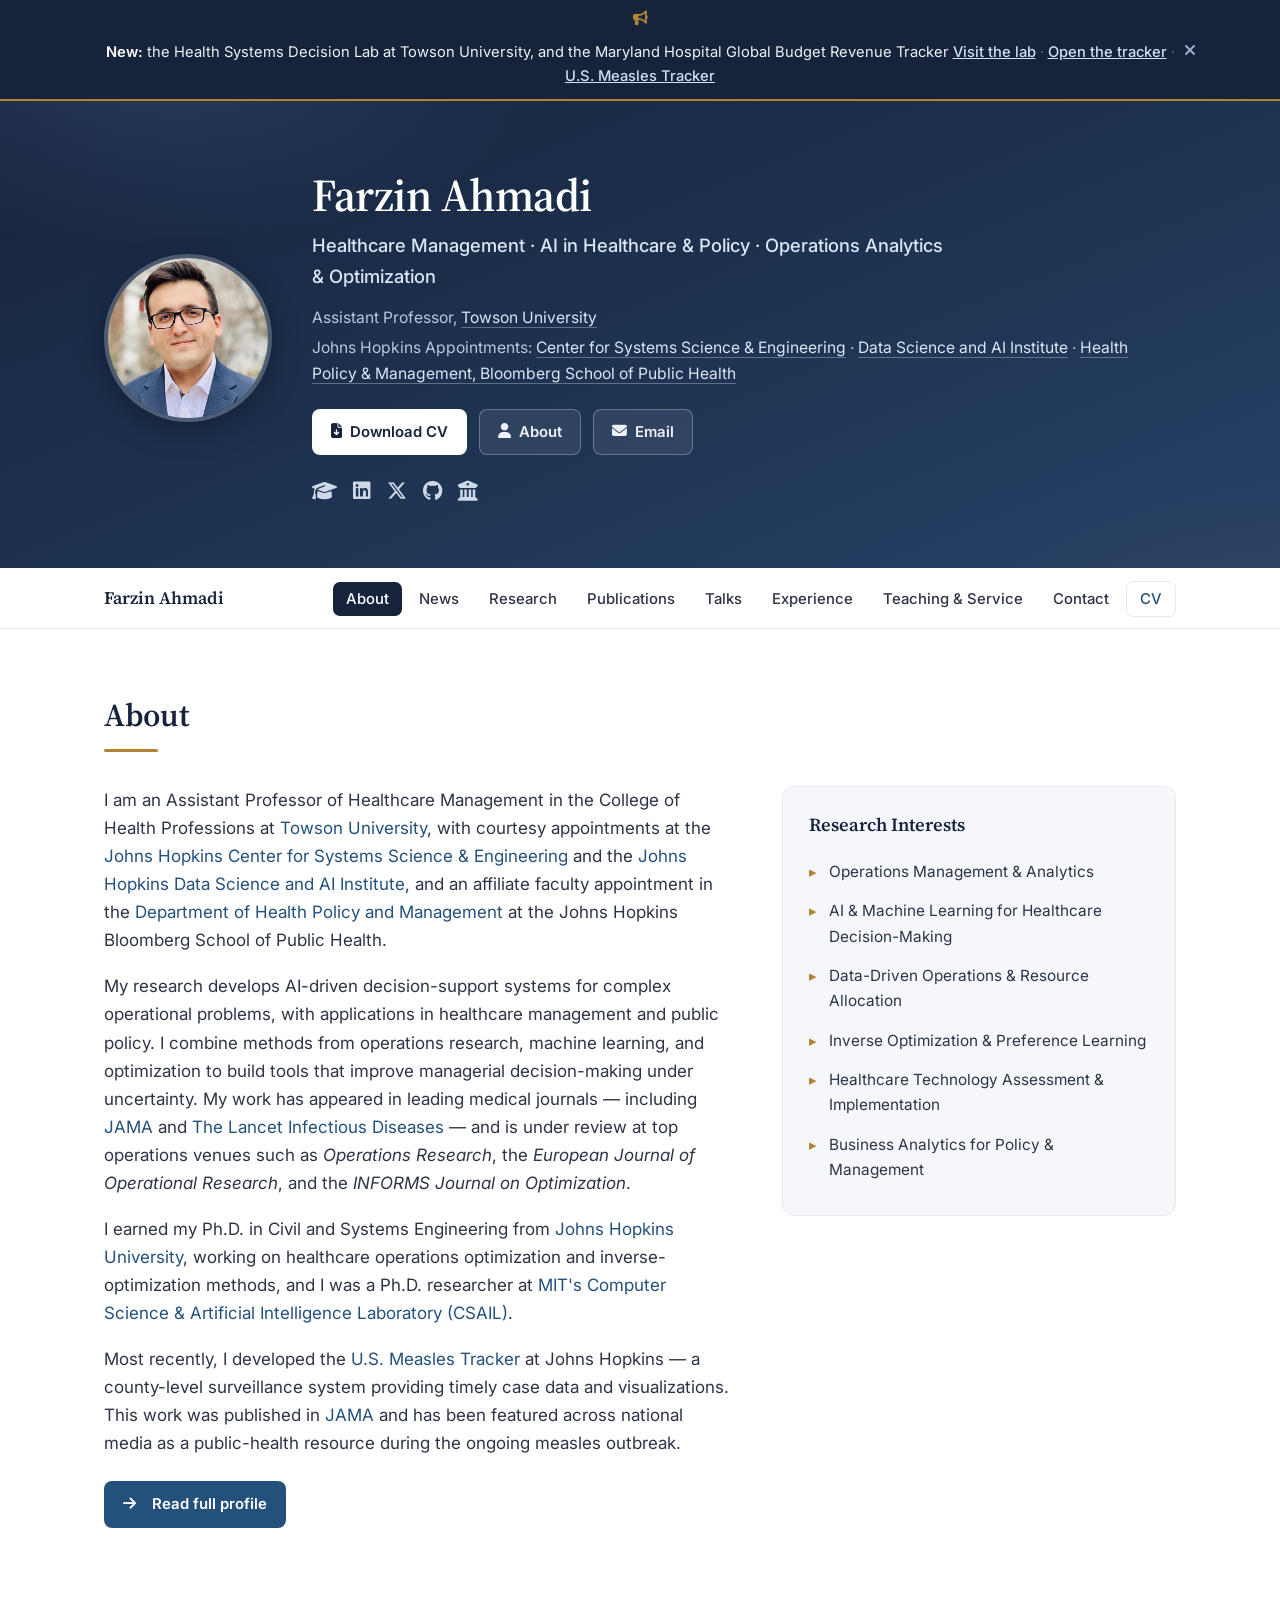
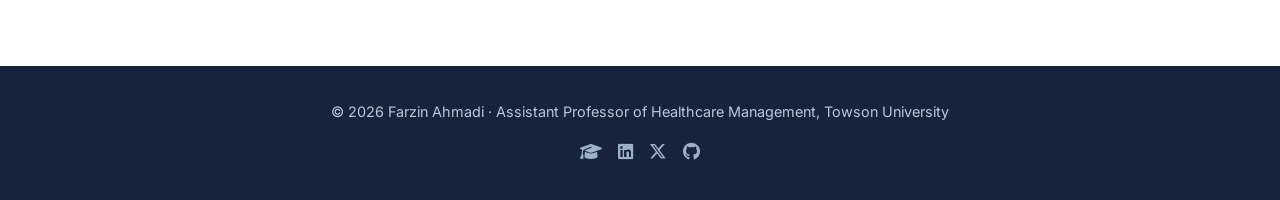
<file: index.html>
<!DOCTYPE html>
<html lang="en">
<head>
    <meta charset="UTF-8">
    <meta name="viewport" content="width=device-width, initial-scale=1.0">

    <title>Farzin Ahmadi | Assistant Professor of Healthcare Management, Towson University</title>
    <meta name="description" content="Farzin Ahmadi is an Assistant Professor of Healthcare Management at Towson University, with courtesy appointments at Johns Hopkins. He develops AI-driven decision-support systems for healthcare operations and public health, and created the JHU U.S. Measles Tracker (published in JAMA).">
    <meta name="keywords" content="Farzin Ahmadi, Healthcare Management, Operations Research, Machine Learning, Inverse Optimization, Health Analytics, Public Health Surveillance, Towson University, Johns Hopkins, Measles Tracker">
    <meta name="author" content="Farzin Ahmadi">
    <link rel="canonical" href="https://farzinahmadi.github.io/">

    <!-- Open Graph -->
    <meta property="og:type" content="profile">
    <meta property="og:title" content="Farzin Ahmadi | Assistant Professor of Healthcare Management">
    <meta property="og:description" content="AI-driven decision-support systems for healthcare operations and public health. Creator of the Johns Hopkins U.S. Measles Tracker (JAMA, 2025).">
    <meta property="og:url" content="https://farzinahmadi.github.io/">
    <meta property="og:image" content="https://farzinahmadi.github.io/FAID.jpg">
    <meta property="og:site_name" content="Farzin Ahmadi">
    <meta property="profile:first_name" content="Farzin">
    <meta property="profile:last_name" content="Ahmadi">

    <!-- Twitter -->
    <meta name="twitter:card" content="summary">
    <meta name="twitter:title" content="Farzin Ahmadi | Assistant Professor of Healthcare Management">
    <meta name="twitter:description" content="AI-driven decision-support systems for healthcare operations and public health. Creator of the JHU U.S. Measles Tracker (JAMA, 2025).">
    <meta name="twitter:image" content="https://farzinahmadi.github.io/FAID.jpg">
    <meta name="twitter:site" content="@FarzinAhmadi5">

    <link rel="icon" href="data:image/svg+xml,%3Csvg xmlns='http://www.w3.org/2000/svg' viewBox='0 0 64 64'%3E%3Crect width='64' height='64' rx='12' fill='%2316233b'/%3E%3Ctext x='32' y='45' font-family='Georgia,serif' font-size='34' fill='white' text-anchor='middle'%3EFA%3C/text%3E%3C/svg%3E">

    <link rel="preconnect" href="https://fonts.googleapis.com">
    <link rel="preconnect" href="https://fonts.gstatic.com" crossorigin>
    <link href="https://fonts.googleapis.com/css2?family=Inter:wght@400;500;600;700&family=Source+Serif+4:opsz,wght@8..60,400;8..60,500;8..60,600;8..60,700&display=swap" rel="stylesheet">
    <link rel="stylesheet" href="https://cdnjs.cloudflare.com/ajax/libs/font-awesome/6.4.0/css/all.min.css">
    <link rel="stylesheet" href="styles.css">

    <!-- Structured data: Person (helps search engines build a profile) -->
    <script type="application/ld+json">
    {
      "@context": "https://schema.org",
      "@type": "Person",
      "name": "Farzin Ahmadi",
      "givenName": "Farzin",
      "familyName": "Ahmadi",
      "jobTitle": "Assistant Professor of Healthcare Management",
      "url": "https://farzinahmadi.github.io/",
      "image": "https://farzinahmadi.github.io/FAID.jpg",
      "email": "mailto:fahmadi@towson.edu",
      "description": "Assistant Professor of Healthcare Management at Towson University developing AI-driven decision-support systems for healthcare operations and public health. Creator of the Johns Hopkins U.S. Measles Tracker.",
      "worksFor": {
        "@type": "CollegeOrUniversity",
        "name": "Towson University",
        "url": "https://www.towson.edu/"
      },
      "affiliation": [
        { "@type": "Organization", "name": "Johns Hopkins Center for Systems Science and Engineering", "url": "https://systems.jhu.edu/" },
        { "@type": "Organization", "name": "Johns Hopkins Data Science and AI Institute", "url": "https://ai.jhu.edu/" },
        { "@type": "Organization", "name": "Department of Health Policy and Management, Johns Hopkins Bloomberg School of Public Health", "url": "https://publichealth.jhu.edu/departments/health-policy-and-management" }
      ],
      "alumniOf": [
        { "@type": "CollegeOrUniversity", "name": "Johns Hopkins University", "url": "https://www.jhu.edu/" },
        { "@type": "CollegeOrUniversity", "name": "Sharif University of Technology" },
        { "@type": "CollegeOrUniversity", "name": "Massachusetts Institute of Technology" }
      ],
      "workLocation": {
        "@type": "Place",
        "address": {
          "@type": "PostalAddress",
          "streetAddress": "8000 York Road",
          "addressLocality": "Towson",
          "addressRegion": "MD",
          "postalCode": "21252",
          "addressCountry": "US"
        }
      },
      "knowsAbout": [
        "Healthcare Management",
        "Operations Research",
        "Machine Learning",
        "Inverse Optimization",
        "Health Analytics",
        "Public Health Surveillance",
        "Optimization"
      ],
      "identifier": [
        { "@type": "PropertyValue", "propertyID": "ORCID", "value": "0000-0002-0606-1707", "url": "https://orcid.org/0000-0002-0606-1707" }
      ],
      "sameAs": [
        "https://orcid.org/0000-0002-0606-1707",
        "https://www.researchgate.net/profile/Farzin-Ahmadi-2",
        "https://www.linkedin.com/in/farzin-ahmadi/",
        "https://scholar.google.com/citations?user=UysbfPkAAAAJ&hl=en",
        "https://github.com/FarzinAhmadi",
        "https://x.com/FarzinAhmadi5",
        "https://www.towson.edu/chp/departments/health-sciences/faculty-staff/farzin-ahmadi.html"
      ]
    }
    </script>
</head>
<body>
    <!-- Announcement banner -->
    <div class="announcements" id="announcementsBanner">
        <div class="container">
            <i class="fas fa-bullhorn icon"></i>
            <div class="text">
                <strong>New:</strong> the Health Systems Decision Lab at Towson University, and the Maryland Hospital Global Budget Revenue Tracker
                <a href="https://wp.towson.edu/healthdecisions/" target="_blank" rel="noopener">Visit the lab</a>
                <span class="sep">·</span>
                <a href="https://farzinahmadi.github.io/maryland-gbr-tracker/" target="_blank" rel="noopener">Open the tracker</a>
                <span class="sep">·</span>
                <a href="https://publichealth.jhu.edu/ivac/resources/us-measles-tracker" target="_blank" rel="noopener">U.S. Measles Tracker</a>
            </div>
            <button class="close-banner" onclick="document.getElementById('announcementsBanner').style.display='none'" title="Dismiss" aria-label="Dismiss announcement">
                <i class="fas fa-times"></i>
            </button>
        </div>
    </div>

    <!-- Hero -->
    <header class="hero">
        <div class="container hero-inner">
            <img src="FAID.jpg" alt="Portrait of Farzin Ahmadi" class="profile-img">
            <div class="hero-text">
                <h1>Farzin Ahmadi</h1>
                <p class="tagline">Healthcare Management · AI in Healthcare &amp; Policy · Operations Analytics &amp; Optimization</p>
                <p class="affil">Assistant Professor, <a href="https://www.towson.edu/" target="_blank" rel="noopener">Towson University</a></p>
                <p class="affil">Johns Hopkins Appointments: <a href="https://systems.jhu.edu" target="_blank" rel="noopener">Center for Systems Science &amp; Engineering</a> · <a href="https://ai.jhu.edu" target="_blank" rel="noopener">Data Science and AI Institute</a> · <a href="https://publichealth.jhu.edu/departments/health-policy-and-management" target="_blank" rel="noopener">Health Policy &amp; Management, Bloomberg School of Public Health</a></p>
                <div class="hero-actions">
                    <a href="Farzin_Ahmadi.pdf" class="btn btn-primary" download><i class="fas fa-file-arrow-down"></i> Download CV</a>
                    <a href="about.html" class="btn btn-ghost"><i class="fas fa-user"></i> About</a>
                    <a href="mailto:fahmadi@towson.edu" class="btn btn-ghost"><i class="fas fa-envelope"></i> Email</a>
                </div>
                <div class="social-links">
                    <a href="https://scholar.google.com/citations?user=UysbfPkAAAAJ&hl=en" title="Google Scholar" target="_blank" rel="noopener"><i class="fas fa-graduation-cap"></i></a>
                    <a href="https://www.linkedin.com/in/farzin-ahmadi/" title="LinkedIn" target="_blank" rel="noopener"><i class="fab fa-linkedin"></i></a>
                    <a href="https://x.com/FarzinAhmadi5" title="X (Twitter)" target="_blank" rel="noopener"><i class="fab fa-x-twitter"></i></a>
                    <a href="https://github.com/FarzinAhmadi" title="GitHub" target="_blank" rel="noopener"><i class="fab fa-github"></i></a>
                    <a href="https://www.towson.edu/chp/departments/health-sciences/faculty-staff/farzin-ahmadi.html" title="Towson Faculty Profile" target="_blank" rel="noopener"><i class="fas fa-university"></i></a>
                </div>
            </div>
        </div>
    </header>

    <!-- Navigation -->
    <nav class="nav">
        <div class="container">
            <div class="nav-brand"><a href="#" data-section="about-tab">Farzin Ahmadi</a></div>
            <ul class="nav-list">
                <li><a href="#" data-section="about-tab" class="nav-link active">About</a></li>
                <li><a href="#" data-section="news" class="nav-link">News</a></li>
                <li><a href="#" data-section="research" class="nav-link">Research</a></li>
                <li><a href="#" data-section="publications" class="nav-link">Publications</a></li>
                <li><a href="#" data-section="talks" class="nav-link">Talks</a></li>
                <li><a href="#" data-section="experience" class="nav-link">Experience</a></li>
                <li><a href="#" data-section="teaching" class="nav-link">Teaching &amp; Service</a></li>
                <li><a href="#" data-section="contact" class="nav-link">Contact</a></li>
                <li><a href="Farzin_Ahmadi.pdf" download class="nav-link nav-cv">CV</a></li>
            </ul>
        </div>
    </nav>

    <main>
        <!-- ABOUT -->
        <section id="about-tab" class="content-section active">
            <div class="container">
                <h2 class="section-title">About</h2>
                <div class="rule"></div>
                <div class="about-grid">
                    <div class="prose">
                        <p>I am an Assistant Professor of Healthcare Management in the College of Health Professions at <a href="https://www.towson.edu/" target="_blank" rel="noopener">Towson University</a>, with courtesy appointments at the <a href="https://systems.jhu.edu/" target="_blank" rel="noopener">Johns Hopkins Center for Systems Science &amp; Engineering</a> and the <a href="https://ai.jhu.edu/" target="_blank" rel="noopener">Johns Hopkins Data Science and AI Institute</a>, and an affiliate faculty appointment in the <a href="https://publichealth.jhu.edu/departments/health-policy-and-management" target="_blank" rel="noopener">Department of Health Policy and Management</a> at the Johns Hopkins Bloomberg School of Public Health.</p>

                        <p>My research develops AI-driven decision-support systems for complex operational problems, with applications in healthcare management and public policy. I combine methods from operations research, machine learning, and optimization to build tools that improve managerial decision-making under uncertainty. My work has appeared in leading medical journals — including <a href="https://jamanetwork.com/journals/jama/article-abstract/2839096" target="_blank" rel="noopener">JAMA</a> and <a href="https://www.thelancet.com/journals/laninf/home" target="_blank" rel="noopener">The Lancet Infectious Diseases</a> — and is under review at top operations venues such as <em>Operations Research</em>, the <em>European Journal of Operational Research</em>, and the <em>INFORMS Journal on Optimization</em>.</p>

                        <p>I earned my Ph.D. in Civil and Systems Engineering from <a href="https://www.jhu.edu/" target="_blank" rel="noopener">Johns Hopkins University</a>, working on healthcare operations optimization and inverse-optimization methods, and I was a Ph.D. researcher at <a href="https://www.csail.mit.edu/" target="_blank" rel="noopener">MIT's Computer Science &amp; Artificial Intelligence Laboratory (CSAIL)</a>.</p>

                        <p>Most recently, I developed the <a href="https://publichealth.jhu.edu/ivac/resources/us-measles-tracker" target="_blank" rel="noopener">U.S. Measles Tracker</a> at Johns Hopkins — a county-level surveillance system providing timely case data and visualizations. This work was published in <a href="https://jamanetwork.com/journals/jama/article-abstract/2839096" target="_blank" rel="noopener">JAMA</a> and has been featured across national media as a public-health resource during the ongoing measles outbreak.</p>

                        <p style="margin-top:24px;"><a href="about.html" class="btn btn-primary" style="color:#fff;background:var(--primary);"><i class="fas fa-arrow-right"></i>&nbsp; Read full profile</a></p>
                    </div>

                    <aside class="sidecard">
                        <h3>Research Interests</h3>
                        <ul>
                            <li>Operations Management &amp; Analytics</li>
                            <li>AI &amp; Machine Learning for Healthcare Decision-Making</li>
                            <li>Data-Driven Operations &amp; Resource Allocation</li>
                            <li>Inverse Optimization &amp; Preference Learning</li>
                            <li>Healthcare Technology Assessment &amp; Implementation</li>
                            <li>Business Analytics for Policy &amp; Management</li>
                        </ul>
                    </aside>
                </div>
            </div>
        </section>

        <!-- NEWS -->
        <section id="news" class="content-section">
            <div class="container">
                <h2 class="section-title">News</h2>
                <div class="rule"></div>
                <p class="section-lead">Recent talks, publications, grants, and media — most recent first.</p>
                <div class="news-list">
                    <div class="news-item">
                        <div class="news-date">Sep 2026</div>
                        <div class="news-body">Launched the <a href="https://wp.towson.edu/healthdecisions/" target="_blank" rel="noopener">Health Systems Decision Lab</a> at Towson University — a research lab building methods and open data resources for the decisions that shape health care, spanning hospital payment models, care scheduling and allocation, and outbreak tracking.</div>
                    </div>
                    <div class="news-item">
                        <div class="news-date">Sep 2026</div>
                        <div class="news-body">Released the <a href="https://wp.towson.edu/healthdecisions/gbr-tracker/" target="_blank" rel="noopener">Maryland Hospital Global Budget Revenue Tracker</a>, an interactive dashboard compiling HSCRC and CMS data on regulated revenue, admissions, payer mix, and margins for the 61 hospitals in Maryland&rsquo;s all-payer global budget system. Updated monthly, with the full dataset and pipeline published alongside it.</div>
                    </div>
                    <div class="news-item">
                        <div class="news-date">Sep 2026</div>
                        <div class="news-body">Selected as an <a href="https://www.towson.edu/provost/initiatives/faculty-center/emerging-technology/artificial-intelligence-hub.html" target="_blank" rel="noopener">AI Research Fellow by the Towson University AI Hub</a> for the 2026&ndash;2027 academic year.</div>
                    </div>
                    <div class="news-item">
                        <div class="news-date">Sep 2026</div>
                        <div class="news-body">Serving on the Program Committee for the NeurIPS 2026 Second Workshop on MLxOR (Mathematical Foundations and Operational Integration of ML for Uncertainty-Aware Decision-Making), which received 290 submissions this year.</div>
                    </div>
                    <div class="news-item">
                        <div class="news-date">Sep 2026</div>
                        <div class="news-body">Submitted &ldquo;<a href="https://openreview.net/forum?id=e6ApWh4udG" target="_blank" rel="noopener">Recommendations as Designed Experiments: Active Inverse Optimization for Identifiable Preference Learning under Hard Constraints</a>&rdquo; (with Kimia Ghobadi) to the NeurIPS 2026 Second Workshop on MLxOR, Atlanta, GA (December 2026).</div>
                    </div>
                    <div class="news-item">
                        <div class="news-date">Sep 2026</div>
                        <div class="news-body">Tracker data cited by <a href="https://www.chiefhealthcareexecutive.com/view/looking-at-the-measles-outbreak-in-lancaster-county-pa-" target="_blank" rel="noopener"><em>Chief Healthcare Executive</em></a> in coverage of the measles outbreak in Lancaster County, Pa.</div>
                    </div>
                    <div class="news-item">
                        <div class="news-date">Aug 2026</div>
                        <div class="news-body">Quoted on county-level measles tracking in <a href="https://marylandmatters.org/2026/08/27/vaccination-protections-teetering-as-state-declares-measles-outbreaks-in-3-counties/" target="_blank" rel="noopener"><em>Maryland Matters</em></a> as the state declared measles outbreaks in three counties.</div>
                    </div>
                    <div class="news-item">
                        <div class="news-date">Aug 2026</div>
                        <div class="news-body">Interviewed <a href="https://www.youtube.com/watch?v=EzOElEkfbvY" target="_blank" rel="noopener">on camera by FOX 5 DC</a> on the Maryland measles outbreak, and quoted in the accompanying <a href="https://www.fox5dc.com/news/measles-outbreak-declared-3-maryland-counties-back-to-school-season-begins" target="_blank" rel="noopener">news story</a> with tracker data credited.</div>
                    </div>
                    <div class="news-item">
                        <div class="news-date">Aug 2026</div>
                        <div class="news-body">Confirmed as a panelist for the HICSS-60 symposium &ldquo;Strategic Foresight for Socio-Technical Ecosystems: Exploring Future Pathways for Digital Health&rdquo; (Hawaii Island, January 2027).</div>
                    </div>
                    <div class="news-item">
                        <div class="news-date">Aug 2026</div>
                        <div class="news-body">Panelist on the Second-Year Faculty Panel, &ldquo;Lessons Learned from First Year at TU,&rdquo; at the <a href="https://www.towson.edu/provost/initiatives/faculty-center/programs/new-faculty-institute/" target="_blank" rel="noopener">Towson University New Faculty Institute</a>.</div>
                    </div>
                    <div class="news-item">
                        <div class="news-date">Aug 2026</div>
                        <div class="news-body">Affiliate faculty appointment approved in the <a href="https://publichealth.jhu.edu/departments/health-policy-and-management" target="_blank" rel="noopener">Department of Health Policy and Management</a>, Johns Hopkins Bloomberg School of Public Health.</div>
                    </div>
                    <div class="news-item">
                        <div class="news-date">Jul 2026</div>
                        <div class="news-body">The U.S. Measles Tracker cited across national coverage of the 35-year case record, including <a href="https://www.cidrap.umn.edu/measles/measles-cases-reach-35-year-high-us" target="_blank" rel="noopener">CIDRAP</a>, <a href="https://www.sciencenews.org/article/measles-us-34-high-elimination-vaccine" target="_blank" rel="noopener"><em>Science News</em></a>, <a href="https://www.axios.com/2026/07/22/measles-cases-surge-past-last-year" target="_blank" rel="noopener">Axios</a>, <a href="https://www.usnews.com/news/health-news/articles/2026-07-22/measles-cases-set-35-year-us-record-with-months-to-go-in-2026" target="_blank" rel="noopener"><em>U.S. News &amp; World Report</em></a>, <a href="https://thehill.com/policy/healthcare/5983731-us-measles-cases-hit-record/" target="_blank" rel="noopener"><em>The Hill</em></a>, <a href="https://www.sciencealert.com/scientists-tell-us-what-it-would-take-for-the-us-to-hold-on-to-its-measles-elimination-status" target="_blank" rel="noopener">ScienceAlert</a>, and <a href="https://publications.aap.org/aapnews/news/35642/Measles-count-hits-grim-milestone-in-Johns-Hopkins" target="_blank" rel="noopener">AAP News</a>.</div>
                    </div>
                    <div class="news-item">
                        <div class="news-date">Jul 2026</div>
                        <div class="news-body">The <a href="https://www.washingtonpost.com/health/2026/07/21/us-measles-cases-hit-35-year-record-with-months-left-2026/" target="_blank" rel="noopener">Washington Post</a> cited the Johns Hopkins <a href="https://publichealth.jhu.edu/ivac/resources/us-measles-tracker" target="_blank" rel="noopener">U.S. Measles Tracker</a> in reporting that U.S. measles cases reached a 35-year high — 2,295 cases in 2026, the most since the disease was declared eliminated in the United States in 2000.</div>
                    </div>
                    <div class="news-item">
                        <div class="news-date">Jul 2026</div>
                        <div class="news-body">Submitted the sole-authored research letter &ldquo;School-Level MMR Coverage and 2025 Texas Measles Outbreaks&rdquo; to <em>JAMA Pediatrics</em>.</div>
                    </div>
                    <div class="news-item">
                        <div class="news-date">Jul 2026</div>
                        <div class="news-body">Five talks featuring our work scheduled at the <a href="https://meetings.informs.org/wordpress/healthcare/" target="_blank" rel="noopener">INFORMS Healthcare Conference 2026</a> in Raleigh, NC (Jul 28–30) — spanning personalized dietary recommendations, robust surgery and bed scheduling, and statistical inference for inverse optimization.</div>
                    </div>
                    <div class="news-item">
                        <div class="news-date">Jul 2026</div>
                        <div class="news-body">Named Co-Investigator (AI Data Science Core) on the Letter of Intent for the Center for Translation in Metabolic Therapeutics, Artificial Intelligence and Nutrition Science (TITANS), submitted for the LSRI Transformational Science Team Award.</div>
                    </div>
                    <div class="news-item">
                        <div class="news-date">Jul 2026</div>
                        <div class="news-body">Our talk “Non-identifiability and Statistical Inference in Inverse Optimization” and poster “From Prediction to Protection in Surgery Scheduling” presented at the <a href="https://www.hbs.edu/about/research/msom-conference-2026" target="_blank" rel="noopener">MSOM 2026 Conference</a>, Harvard Business School.</div>
                    </div>
                    <div class="news-item">
                        <div class="news-date">May 2026</div>
                        <div class="news-body">Submitted the manuscript “A Predictive-to-Robust Framework for Rolling-Horizon Operating Room Scheduling with Downstream Capacity Management” to <em>Computers &amp; Industrial Engineering</em>.</div>
                    </div>
                    <div class="news-item">
                        <div class="news-date">May 2026</div>
                        <div class="news-body">Measles surveillance work <a href="https://www.linkedin.com/posts/farzin-ahmadi_publichealth-measles-epidemiology-activity-7457444041757011968-OIPh" target="_blank" rel="noopener">featured as a <em>Jeopardy!</em> clue</a>.</div>
                    </div>
                    <div class="news-item">
                        <div class="news-date">Apr 2026</div>
                        <div class="news-body">Approved to chair the session “AI and Analytics for Public Health Surveillance and Emergency Response” in the PSOR cluster at the <a href="https://meetings.informs.org/wordpress/sanfrancisco/" target="_blank" rel="noopener">INFORMS Annual Meeting 2026</a>, San Francisco.</div>
                    </div>
                    <div class="news-item">
                        <div class="news-date">Mar 2026</div>
                        <div class="news-body">Submitted “From Non-Identifiability to Goal-Integrated Decision-Making in Parametric Inverse Optimization” to <em>Operations Research</em>, and two papers to the <a href="https://www.embs.org/jbhi/" target="_blank" rel="noopener">IEEE J-BHI</a> special issue on AI-based solutions for dietary assessment.</div>
                    </div>
                    <div class="news-item">
                        <div class="news-date">Feb 2026</div>
                        <div class="news-body">The U.S. Measles Tracker cited by <a href="https://www.theatlantic.com/health/2026/02/measles-death/686122/" target="_blank" rel="noopener"><em>The Atlantic</em></a> in “The Deaths Doctors Never Thought They'd See in the U.S.”</div>
                    </div>
                    <div class="news-item">
                        <div class="news-date">Jan 2026</div>
                        <div class="news-body">Chaired and moderated three sessions on AI-Driven Healthcare, and served as a panelist on the “Socio-Technical Ecosystems for Future Digital Health” symposium, at <a href="https://hicss.hawaii.edu" target="_blank" rel="noopener">HICSS 59</a> (Maui, HI). Also attended the HICSS 59 Junior Faculty Consortium.</div>
                    </div>
                    <div class="news-item">
                        <div class="news-date">Nov 2025</div>
                        <div class="news-body">Published “<a href="https://pubsonline.informs.org/do/10.1287/orms.2025.04.04/full/" target="_blank" rel="noopener">Near-Real-Time Measles Surveillance: How Analytics Can Help Transform Public Health Response</a>” in <em>OR/MS Today</em>.</div>
                    </div>
                    <div class="news-item">
                        <div class="news-date">Oct 2025</div>
                        <div class="news-body"><a href="https://www.towson.edu/news/articles/2025/measles-tracking-jama.html" target="_blank" rel="noopener">Towson University News</a>: “TU professor publishes study on measles tracking in the Journal of the American Medical Association.”</div>
                    </div>
                    <div class="news-item">
                        <div class="news-date">Sep 2025</div>
                        <div class="news-body">Research letter on measles tracking featured in the <a href="https://www.youtube.com/watch?v=EvBbJuXM_eo" target="_blank" rel="noopener">JAMA Editor's Summary</a> and covered by <a href="https://www.cidrap.umn.edu/measles/researchers-introduce-tool-featuring-timely-county-level-us-measles-data-maps" target="_blank" rel="noopener">CIDRAP</a> and <a href="https://www.microbe.tv/twiv/twiv-1254/" target="_blank" rel="noopener">This Week in Virology</a>.</div>
                    </div>
                    <div class="news-item">
                        <div class="news-date">Sep 2025</div>
                        <div class="news-body">Paper published: “<a href="https://jamanetwork.com/journals/jama/article-abstract/2839096" target="_blank" rel="noopener">Tracking County-Level Measles Cases in the US</a>,” <em>JAMA</em> (2025), with Ensheng Dong and Lauren Gardner.</div>
                    </div>
                </div>
            </div>
        </section>

        <!-- RESEARCH -->
        <section id="research" class="content-section">
            <div class="container">
                <h2 class="section-title">Research</h2>
                <div class="rule"></div>
                <p class="section-lead">I develop AI-driven decision-support systems for complex operational problems, combining operations research, machine learning, and optimization to improve decision-making under uncertainty — with applications across healthcare management and public policy.</p>

                <h3 class="subhead">Funded Research</h3>
                <div class="card-grid">
                    <div class="card">
                        <h3>Development of an AI-Powered Decision-Support System for Healthy Eating</h3>
                        <div class="subtitle">AI2AI — JHU + Amazon Initiative for Interactive AI · Johns Hopkins University · 2026 · $375,000 (Direct Costs)</div>
                        <p><strong>Role:</strong> Co-Investigator (PI: K. Ghobadi; Co-PI: L. Appel)</p>
                        <p>Developing inverse-optimization and machine-learning methods for personalized dietary recommendations.</p>
                    </div>
                </div>

                <h3 class="subhead">Working Papers</h3>
                <div class="card-grid grid-2">
                    <div class="card">
                        <h4>Where the Money Goes, and Where the Need Is: A Needs-Based Capitation Analysis of Medicare Hospital Spending Across Maryland&rsquo;s 24 Jurisdictions</h4>
                        <div class="journal">In Preparation &middot; Sole-authored</div>
                        <div class="authors">Builds a needs-based counterfactual to Maryland&rsquo;s historically anchored global hospital budgets, identifying $172M of reallocation within a $3.50B envelope, and develops a method for distinguishing under-service from efficiency using published CMS data.</div>
                    </div>
                    <div class="card">
                        <h4>Closed-Loop OR Scheduling Under Operational Uncertainty</h4>
                        <div class="journal">In Preparation</div>
                        <div class="authors">with Jing Liu, Shengwei Zhang, Diego A. Martínez, Enzo Zavala, Rudy Geissbuhler, and Kimia Ghobadi</div>
                    </div>
                    <div class="card">
                        <h4>Non-Asymptotic Bounds for Parameter Estimation in Inverse Optimization Using Concentration Inequalities</h4>
                        <div class="journal">In Preparation</div>
                        <div class="authors">with Fardin Ganjkhanloo, Manya Ghobadi, and Kimia Ghobadi</div>
                    </div>
                    <div class="card">
                        <h4>Maximum Likelihood Estimation and Confidence Regions for Inverse Convex Optimization</h4>
                        <div class="journal">In Preparation</div>
                        <div class="authors">with Fardin Ganjkhanloo and Kimia Ghobadi</div>
                    </div>
                    <div class="card">
                        <h4>Automated Radiation Therapy Treatment Improvement Through Optimization Models</h4>
                        <div class="journal">In Preparation</div>
                        <div class="authors">with Todd McNutt and Kimia Ghobadi</div>
                    </div>
                    <div class="card">
                        <h4>Supervised Inverse Optimization</h4>
                        <div class="journal">In Preparation</div>
                        <div class="authors">with Felix Parker, Fardin Ganjkhanloo, and Kimia Ghobadi</div>
                    </div>
                    <div class="card">
                        <h4>Smart Surgical Scheduling Tool: An Optimization Model with Integrated Perioperative Information Input</h4>
                        <div class="journal">In Preparation</div>
                        <div class="authors">with Diego Martinez, Jing Liu, and Kimia Ghobadi</div>
                    </div>
                </div>
            </div>
        </section>

        <!-- PUBLICATIONS -->
        <section id="publications" class="content-section">
            <div class="container">
                <h2 class="section-title">Publications</h2>
                <div class="rule"></div>
                <p class="section-lead">Full list available on <a href="https://scholar.google.com/citations?user=UysbfPkAAAAJ&hl=en" target="_blank" rel="noopener">Google Scholar</a> and in my <a href="Farzin_Ahmadi.pdf" download>CV</a>.</p>

                <h3 class="subhead">Published &amp; In Press</h3>
                <div class="card-grid grid-2">
                    <div class="card">
                        <h4><a href="https://jamanetwork.com/journals/jama/article-abstract/2839096" target="_blank" rel="noopener">Tracking County-Level Measles Cases in the US</a></h4>
                        <div class="journal">JAMA (2025)</div>
                        <div class="authors">with Ensheng Dong and <a href="https://engineering.jhu.edu/faculty/lauren-gardner/" target="_blank" rel="noopener">Lauren Gardner</a></div>
                    </div>
                    <div class="card">
                        <h4><a href="https://pubmed.ncbi.nlm.nih.gov/39255264/" target="_blank" rel="noopener">Evolving Patterns of COVID-19 Mortality in US Counties: A Longitudinal Study of Healthcare, Socioeconomic, and Vaccination Associations</a></h4>
                        <div class="journal">PLOS Global Public Health (2024)</div>
                        <div class="authors">with Fardin Ganjkhanloo, Ensheng Dong, Felix Parker, <a href="https://engineering.jhu.edu/faculty/lauren-gardner/" target="_blank" rel="noopener">Lauren Gardner</a>, and <a href="https://engineering.jhu.edu/faculty/kimia-ghobadi/" target="_blank" rel="noopener">Kimia Ghobadi</a></div>
                    </div>
                    <div class="card">
                        <h4><a href="https://doi.org/10.1016/S1473-3099(22)00434-0" target="_blank" rel="noopener">The Johns Hopkins University CSSE COVID-19 Dashboard: data collection process, challenges faced, and lessons learned</a></h4>
                        <div class="journal">The Lancet Infectious Diseases (2022)</div>
                        <div class="authors">with Ensheng Dong, Jeremy Ratcliff, Hongru Du, Fardin Ganjkhanloo, Sayeed Choudhury, <a href="https://engineering.jhu.edu/faculty/lauren-gardner/" target="_blank" rel="noopener">Lauren M. Gardner</a>, and colleagues</div>
                    </div>
                </div>

                <h3 class="subhead">Under Review &amp; Preprints</h3>
                <div class="card-grid grid-2">
                    <div class="card">
                        <span class="tag">Under Review</span>
                        <h4><a href="https://openreview.net/forum?id=e6ApWh4udG" target="_blank" rel="noopener">Recommendations as Designed Experiments: Active Inverse Optimization for Identifiable Preference Learning under Hard Constraints</a></h4>
                        <div class="journal">NeurIPS 2026 Second Workshop on MLxOR &middot; Atlanta, GA, December 2026</div>
                        <div class="authors">with <a href="https://engineering.jhu.edu/faculty/kimia-ghobadi/" target="_blank" rel="noopener">Kimia Ghobadi</a></div>
                    </div>
                    <div class="card">
                        <span class="tag">Under Review</span>
                        <h4>School-Level MMR Coverage and 2025 Texas Measles Outbreaks</h4>
                        <div class="journal">JAMA Pediatrics &middot; Research Letter</div>
                        <div class="authors">Sole-authored</div>
                    </div>
                    <div class="card">
                        <span class="tag">Under Review</span>
                        <h4>Solution Prediction Dominates Parameter Prediction Under Generic Non-Identifiability: Connecting Inverse Optimization and Predict-then-Optimize</h4>
                        <div class="journal">European Journal of Operational Research</div>
                        <div class="authors">with Fardin Ganjkhanloo</div>
                    </div>
                    <div class="card">
                        <span class="tag">Under Review</span>
                        <h4>A Predictive-to-Robust Framework for Rolling-Horizon Operating Room Scheduling with Downstream Capacity Management</h4>
                        <div class="journal">Computers &amp; Industrial Engineering</div>
                        <div class="authors">with Jing Liu, Diego A. Martinez, Shengwei Zhang, Enzo Zavala, Rudy Geissbuhler, and Kimia Ghobadi</div>
                    </div>
                    <div class="card">
                        <span class="tag">Under Review</span>
                        <h4>Similarity-Guided Inverse Optimization for Personalized Dietary Recommendations</h4>
                        <div class="journal">IEEE Journal of Biomedical and Health Informatics</div>
                        <div class="authors">with Felix Parker, Layne C. Price, Raviteja Anantha, Valerie K. Sullivan, Lawrence J. Appel, and Kimia Ghobadi</div>
                    </div>
                    <div class="card">
                        <span class="tag">Under Review</span>
                        <h4>Recovering Food Choice Preferences via Inverse Reinforcement Learning</h4>
                        <div class="journal">IEEE Journal of Biomedical and Health Informatics</div>
                        <div class="authors">with Layne C. Price, Raviteja Anantha, Felix Parker, and Kimia Ghobadi</div>
                    </div>
                    <div class="card">
                        <span class="tag">Under Review</span>
                        <h4>From Non-Identifiability to Goal-Integrated Decision-Making in Parametric Inverse Optimization</h4>
                        <div class="journal">Operations Research</div>
                        <div class="authors">with Fardin Ganjkhanloo and Kimia Ghobadi</div>
                    </div>
                    <div class="card">
                        <span class="tag">Under Review</span>
                        <h4>You Are What You Eat: A Preference-Aware Inverse Optimization Approach</h4>
                        <div class="journal">INFORMS Journal on Optimization</div>
                        <div class="authors">with <a href="https://www.tinglong-dai.com/" target="_blank" rel="noopener">Tinglong Dai</a> and Kimia Ghobadi</div>
                    </div>
                    <div class="card">
                        <span class="tag">Under Review</span>
                        <h4>Improving Observed Decisions for Partially Known Optimization Problems Through Inverse Optimization, with Application to Radiation Therapy Treatment Planning</h4>
                        <div class="journal">European Journal of Operational Research</div>
                        <div class="authors">with <a href="https://www.hopkinsmedicine.org/profiles/details/todd-mcnutt" target="_blank" rel="noopener">Todd R. McNutt</a> and Kimia Ghobadi</div>
                    </div>
                    <div class="card">
                        <span class="tag">Preprint</span>
                        <h4>Optimal Resource and Demand Redistribution for Healthcare Systems Under Stress from COVID-19</h4>
                        <div class="journal">Preprint (2020)</div>
                        <div class="authors">with Felix Parker, Hamilton Sawczuk, Fardin Ganjkhanloo, and Kimia Ghobadi</div>
                    </div>
                    <div class="card">
                        <span class="tag">Preprint</span>
                        <h4>An Open-Source Dataset on Dietary Behaviors and DASH Eating Plan Optimization Constraints</h4>
                        <div class="journal">Preprint (2020)</div>
                        <div class="authors">with Fardin Ganjkhanloo and Kimia Ghobadi</div>
                    </div>
                </div>

                <h3 class="subhead">Magazine Articles &amp; Non-Peer-Reviewed</h3>
                <div class="card-grid grid-2">
                    <div class="card">
                        <h4><a href="https://pubsonline.informs.org/do/10.1287/orms.2025.04.04/full/" target="_blank" rel="noopener">Near-Real-Time Measles Surveillance: How Analytics Can Help Transform Public Health Response</a></h4>
                        <div class="journal">OR/MS Today (2025)</div>
                    </div>
                    <div class="card">
                        <h4><a href="https://pubsonline.informs.org/do/10.1287/orms.2023.03.23/full/" target="_blank" rel="noopener">Detecting and Mitigating Disparities in Preventive Care and Healthcare Delivery: The Role of Artificial Intelligence and Operations Research</a></h4>
                        <div class="journal">OR/MS Today (2023)</div>
                        <div class="authors">with Fardin Ganjkhanloo</div>
                    </div>
                    <div class="card">
                        <h4><a href="https://pubsonline.informs.org/do/10.1287/orms.2022.06.01/full/" target="_blank" rel="noopener">Monkeypox: Another Public Health Crisis</a></h4>
                        <div class="journal">OR/MS Today (2022) · Featured on the cover</div>
                        <div class="authors">with Kimia Ghobadi</div>
                    </div>
                    <div class="card">
                        <h4><a href="https://www.informs.org/Publications/OR-MS-Tomorrow/Navigating-the-Use-of-ChatGPT-in-Education-and-Research-Impacts-and-Guidelines" target="_blank" rel="noopener">Navigating the Use of ChatGPT in Education and Research: Impacts and Guidelines</a></h4>
                        <div class="journal">OR/MS Tomorrow (Summer 2023)</div>
                        <div class="authors">with Saeedeh Dehghani Firoozabadi</div>
                    </div>
                    <div class="card">
                        <h4><a href="https://www.informs.org/Publications/OR-MS-Tomorrow/Applications-of-ORMS-in-the-Finance-Industry" target="_blank" rel="noopener">OR/MS Tomorrow Industry Series: OR/MS in Finance</a></h4>
                        <div class="journal">OR/MS Tomorrow (Summer 2023)</div>
                        <div class="authors">with Frederick “Forrest” Miller</div>
                    </div>
                    <div class="card">
                        <h4><a href="https://www.informs.org/Publications/OR-MS-Tomorrow/A-Comprehensive-Guide-on-INFORMS-Student-Chapters" target="_blank" rel="noopener">A Comprehensive Guide on INFORMS Student Chapters</a></h4>
                        <div class="journal">OR/MS Tomorrow (Winter 2022)</div>
                        <div class="authors">with Gulten Busra Karkili</div>
                    </div>
                </div>

                <h3 class="subhead">Extended Abstracts</h3>
                <div class="card-grid grid-2">
                    <div class="card">
                        <h4><a href="https://scholar.google.com/citations?view_op=view_citation&hl=en&user=UysbfPkAAAAJ&citation_for_view=UysbfPkAAAAJ:nrtMV_XWKgEC" target="_blank" rel="noopener">Learning DVH Criteria in Radiation Therapy Treatment Planning</a></h4>
                        <div class="journal">Medical Physics (2022)</div>
                        <div class="authors">with <a href="https://www.hopkinsmedicine.org/profiles/details/todd-mcnutt" target="_blank" rel="noopener">Todd R. McNutt</a> and Kimia Ghobadi</div>
                    </div>
                </div>
            </div>
        </section>

        <!-- TALKS -->
        <section id="talks" class="content-section">
            <div class="container">
                <h2 class="section-title">Talks &amp; Presentations</h2>
                <div class="rule"></div>
                <p class="section-lead">Selected invited talks and conference presentations. A complete list appears in my <a href="Farzin_Ahmadi.pdf" download>CV</a>.</p>

                <h3 class="subhead">Upcoming &amp; Recent</h3>
                <div class="card-grid grid-2">
                    <div class="card">
                        <span class="tag upcoming">Jan 2027</span>
                        <h4>Real-Time Public Health Surveillance as a Socio-Technical Ecosystem</h4>
                        <div class="journal">HICSS-60 Symposium on Strategic Foresight for Socio-Technical Ecosystems · Hawaii Island, HI · Invited panelist</div>
                    </div>
                    <div class="card">
                        <span class="tag upcoming">Nov 2026</span>
                        <h4>Similarity-Guided Inverse Optimization for Personalized Dietary Recommendations</h4>
                        <div class="journal">INFORMS Annual Meeting · San Francisco, CA</div>
                    </div>
                    <div class="card">
                        <span class="tag">Jul 2026</span>
                        <h4>Five presentations across dietary recommendation, robust surgery &amp; bed scheduling, and inference for inverse optimization</h4>
                        <div class="journal">INFORMS Healthcare Conference · Raleigh, NC</div>
                    </div>
                    <div class="card">
                        <span class="tag">Jul 2026</span>
                        <h4>Non-identifiability and Statistical Inference in Inverse Optimization; From Prediction to Protection in Surgery Scheduling (poster)</h4>
                        <div class="journal">MSOM Conference · Harvard Business School, Boston, MA</div>
                    </div>
                    <div class="card">
                        <span class="tag">May 2026</span>
                        <h4>Real-Time County-Level Measles Surveillance and AI-Augmented Monitoring During the 2025 U.S. Outbreak</h4>
                        <div class="journal">Conference on Health IT and Analytics (CHITA) · Washington, D.C.</div>
                    </div>
                    <div class="card">
                        <span class="tag">Jan 2026</span>
                        <h4>Real-Time Public Health Surveillance as a Socio-Technical Ecosystem</h4>
                        <div class="journal">HICSS-59 Symposium on Socio-Technical Ecosystems for Future Digital Health · Maui, HI</div>
                    </div>
                    <div class="card">
                        <span class="tag">Jan 2025</span>
                        <h4>Inverse Optimization for Personalized Nutritional Guidance: Aligning Preferences with Nutritional Needs</h4>
                        <div class="journal">Department of Health Sciences, Towson University</div>
                    </div>
                    <div class="card">
                        <span class="tag">Oct 2022</span>
                        <h4>A Data-Driven Framework to Recommend Improved Radiation Therapy Treatment Plans</h4>
                        <div class="journal">INFORMS Annual Meeting · Indianapolis, IN</div>
                    </div>
                </div>

                <h3 class="subhead">Conference Organization</h3>
                <div class="card-grid grid-2">
                    <div class="card">
                        <span class="tag upcoming">Jan 2027</span>
                        <h4>Mini-track Chair — AI-Driven Healthcare: Bridging Systems Science and Clinical Practice</h4>
                        <div class="journal">HICSS 60 · Hawaii Island, HI</div>
                    </div>
                    <div class="card">
                        <span class="tag upcoming">Nov 2026</span>
                        <h4>Session Chair — AI and Analytics for Public Health Surveillance and Emergency Response</h4>
                        <div class="journal">INFORMS Annual Meeting · San Francisco, CA</div>
                    </div>
                    <div class="card">
                        <span class="tag">Jul 2026</span>
                        <h4>Session Chair — Integrated AI and LLMs in Healthcare Modeling; and Data-Driven Inverse Optimization</h4>
                        <div class="journal">INFORMS Healthcare Conference · Raleigh, NC (with Kimia Ghobadi)</div>
                    </div>
                    <div class="card">
                        <span class="tag">Jan 2026</span>
                        <h4>Mini-track Chair — AI-Driven Healthcare: Bridging Systems Science and Clinical Practice</h4>
                        <div class="journal">HICSS 59 · Maui, HI</div>
                    </div>
                    <div class="card">
                        <span class="tag">May 2023</span>
                        <h4>Session Organizer</h4>
                        <div class="journal">POMS 32nd Annual Conference · Orlando, FL (with Kimia Ghobadi and Fardin Ganjkhanloo)</div>
                    </div>
                </div>
            </div>
        </section>

        <!-- EXPERIENCE -->
        <section id="experience" class="content-section">
            <div class="container">
                <h2 class="section-title">Experience &amp; Education</h2>
                <div class="rule"></div>

                <h3 class="subhead">Appointments</h3>
                <div class="card-grid">
                    <div class="card">
                        <h3><a href="https://www.towson.edu/" target="_blank" rel="noopener">Towson University</a> — College of Health Professions</h3>
                        <div class="subtitle">Assistant Professor of Healthcare Management</div>
                        <div class="date">August 2025 – Present</div>
                        <p><strong>Research focus:</strong> Operations analytics; AI/ML for healthcare decision systems</p>
                        <p><strong>Teaching:</strong> Healthcare systems; health information management</p>
                        <p><strong>Courtesy &amp; affiliate appointments:</strong> Johns Hopkins Center for Systems Science &amp; Engineering; Johns Hopkins Data Science and AI Institute (DSAI); Affiliate Faculty, Department of Health Policy and Management, Johns Hopkins Bloomberg School of Public Health (2026)</p>
                    </div>
                    <div class="card">
                        <h3><a href="https://www.jhu.edu/" target="_blank" rel="noopener">Johns Hopkins University</a></h3>
                        <div class="subtitle">Postdoctoral Fellow, <a href="https://systems.jhu.edu/" target="_blank" rel="noopener">Center for Systems Science &amp; Engineering</a></div>
                        <div class="date">March 2025 – September 2025</div>
                        <p>Research in healthcare systems engineering and epidemiological surveillance.</p>
                    </div>
                    <div class="card">
                        <h3><a href="https://www.mit.edu/" target="_blank" rel="noopener">Massachusetts Institute of Technology</a></h3>
                        <div class="subtitle">Ph.D. Researcher, <a href="https://www.csail.mit.edu/" target="_blank" rel="noopener">Computer Science &amp; AI Laboratory (CSAIL)</a></div>
                        <div class="date">June 2024 – December 2024</div>
                        <p>AI applications for healthcare operations and decision-making systems.</p>
                    </div>
                </div>

                <h3 class="subhead">Education</h3>
                <div class="card-grid">
                    <div class="card">
                        <h3><a href="https://www.jhu.edu/" target="_blank" rel="noopener">Johns Hopkins University</a>, Baltimore, MD</h3>
                        <div class="subtitle">Ph.D. in Civil and Systems Engineering · M.S. in Systems Engineering</div>
                        <div class="date">2019 – 2025</div>
                        <p><strong>Dissertation committee:</strong> <a href="https://www.hopkinsmedicine.org/profiles/details/todd-mcnutt" target="_blank" rel="noopener">Todd McNutt</a> (chair), <a href="https://engineering.jhu.edu/faculty/kimia-ghobadi/" target="_blank" rel="noopener">Kimia Ghobadi</a> (advisor), <a href="https://www.tinglong-dai.com/" target="_blank" rel="noopener">Tinglong Dai</a>, <a href="https://engineering.jhu.edu/faculty/uzi-yury-dvorkin/" target="_blank" rel="noopener">Yury Dvorkin</a>, <a href="https://engineering.jhu.edu/faculty/takeru-igusa/" target="_blank" rel="noopener">Takeru Igusa</a>, <a href="https://engineering.jhu.edu/faculty/susu-xu/" target="_blank" rel="noopener">Susu Xu</a>, and <a href="https://carey.jhu.edu/faculty/ritu-agarwal-phd" target="_blank" rel="noopener">Ritu Agarwal</a>.</p>
                    </div>
                    <div class="card">
                        <h3><a href="http://www.sharif.edu/" target="_blank" rel="noopener">Sharif University of Technology</a>, Tehran, Iran</h3>
                        <div class="subtitle">M.Eng. in Transportation Engineering</div>
                        <div class="date">2016 – 2018</div>
                        <p>Specialization in transportation systems optimization.</p>
                    </div>
                    <div class="card">
                        <h3><a href="http://www.sharif.edu/" target="_blank" rel="noopener">Sharif University of Technology</a>, Tehran, Iran</h3>
                        <div class="subtitle">B.Sc. in Civil Engineering</div>
                        <div class="date">2012 – 2016</div>
                        <p>Graduated in the top 20% of the class; honored as a “Brilliant Talented Student” by <a href="https://bmn.ir/en" target="_blank" rel="noopener">Iran's National Elites Foundation</a>.</p>
                    </div>
                </div>

                <h3 class="subhead">Honors &amp; Awards</h3>
                <div class="card-grid">
                    <div class="card">
                        <ul style="list-style:disc; margin-left:20px;">
                            <li>AI Research Fellow, <a href="https://www.towson.edu/provost/initiatives/faculty-center/emerging-technology/artificial-intelligence-hub.html" target="_blank" rel="noopener">Towson University AI Hub</a> (2026&ndash;2027)</li>
                            <li>Selected for the <a href="https://hicss.hawaii.edu/junior-faculty-consortium/" target="_blank" rel="noopener">HICSS 59 Junior Faculty Consortium</a> (2026)</li>
                            <li>Teaching Assistant Award for excellence in teaching and dedication to engineering education, Johns Hopkins University (2022)</li>
                            <li>Top 20% in Civil Engineering, class of 2012, Sharif University of Technology</li>
                            <li>Straight invitee to the M.Sc. program in Highway &amp; Pavement Engineering, Sharif University of Technology (2016)</li>
                            <li>“Brilliant Talented Student,” Iran's National Elites Foundation (2014)</li>
                            <li>Ranked 221st (top 0.085%) of 260,000+ in the National University Entrance Exam, Mathematics &amp; Physics (2012)</li>
                        </ul>
                    </div>
                </div>
            </div>
        </section>

        <!-- TEACHING & SERVICE -->
        <section id="teaching" class="content-section">
            <div class="container">
                <h2 class="section-title">Teaching &amp; Service</h2>
                <div class="rule"></div>

                <h3 class="subhead">Teaching</h3>
                <div class="card-grid grid-2">
                    <div class="card">
                        <h3>Towson University</h3>
                        <p><strong>HLTH 207: Health System of the U.S.</strong><br>Summer 2025, Fall 2025 (2 sections), Spring 2026 (2 sections)</p>
                        <p><strong>Course evaluations (4 sections, Fall 2025 &amp; Spring 2026):</strong></p>
                        <ul style="list-style:disc; margin-left:20px;">
                            <li>Enrollment: 118 students &middot; response rate 83% (98 respondents)</li>
                            <li>Demonstrated knowledge of subject matter: 4.4 / 5.0</li>
                            <li>Created a positive learning environment: 4.6 / 5.0</li>
                        </ul>
                        <p style="margin-top:12px;"><strong>HCMN 435: Health Information Management</strong><br>Spring 2026</p>
                        <ul style="list-style:disc; margin-left:20px;">
                            <li>Enrollment: 32 students &middot; response rate 94% (30 respondents)</li>
                            <li>Demonstrated knowledge of subject matter: 4.5 / 5.0</li>
                            <li>Created a positive learning environment: 4.6 / 5.0</li>
                        </ul>
                        <p style="margin-top:12px;"><strong>Healthcare Operations Analytics</strong> (proposed CURE course)<br>A Course-based Undergraduate Research Experience integrating AI and optimization methods into the undergraduate curriculum.</p>
                        <p style="margin-top:12px;"><strong>Student mentorship</strong><br>Summer Undergraduate Research Institute (SURI), Summer 2026 — mentored an undergraduate researcher on the development and validation of AI-augmented public health data systems.</p>
                    </div>
                    <div class="card">
                        <h3>Johns Hopkins University</h3>
                        <p><strong>Instructor — EN.500.111 HEART: Healthcare System Engineering</strong> (Fall 2023)</p>
                        <ul style="list-style:disc; margin-left:20px;">
                            <li>Overall instructor evaluation: <strong>5.00 / 5.00</strong></li>
                            <li>Overall course quality: 4.75 / 5.00</li>
                        </ul>
                        <p style="margin-top:12px;"><strong>Teaching Assistant</strong> — Data Science: Artificial Intelligence (Carey Business School, 3 semesters); Introduction to Mathematical Decision Making; Operations Research.</p>
                        <p><strong>Guest Lectures</strong> — Operations Research (Gurobi-based optimization, Fall 2023–2025); Civilization Engineered.</p>
                    </div>
                </div>

                <h3 class="subhead">Service &amp; Leadership</h3>
                <div class="card-grid grid-2">
                    <div class="card">
                        <h3>Professional Service</h3>
                        <ul style="list-style:disc; margin-left:20px;">
                            <li><strong>Program Committee Member</strong>, NeurIPS 2026 Second Workshop on MLxOR (2026)</li>
                            <li><strong>Panelist</strong>, Second-Year Faculty Panel, <a href="https://www.towson.edu/provost/initiatives/faculty-center/programs/new-faculty-institute/" target="_blank" rel="noopener">Towson University New Faculty Institute</a> (2026)</li>
                            <li><strong>Peer Reviewer</strong>, <a href="https://journals.plos.org/globalpublichealth/" target="_blank" rel="noopener">PLOS Global Public Health</a> (2024–2026)</li>
                            <li><strong>President</strong>, <a href="https://www.informs.org/" target="_blank" rel="noopener">Johns Hopkins University INFORMS Student Chapter</a> (2022–2024)</li>
                            <li><strong>Editorial Board Member</strong>, <a href="https://www.informs.org/Publications/OR-MS-Tomorrow" target="_blank" rel="noopener">OR/MS Tomorrow</a> (2022–2024)</li>
                        </ul>
                    </div>
                    <div class="card">
                        <h3>Professional Affiliations</h3>
                        <ul style="list-style:disc; margin-left:20px;">
                            <li><a href="https://www.informs.org/" target="_blank" rel="noopener">INFORMS</a></li>
                            <li>Manufacturing &amp; Service Operations Management Society (MSOM)</li>
                            <li>Health Applications Society (HAS)</li>
                            <li><a href="https://www.aapm.org/" target="_blank" rel="noopener">American Association of Physicists in Medicine (AAPM)</a></li>
                            <li><a href="https://www.siam.org/" target="_blank" rel="noopener">Society for Industrial and Applied Mathematics (SIAM)</a></li>
                        </ul>
                    </div>
                </div>

                <h3 class="subhead">Notable Projects</h3>
                <div class="card-grid grid-2">
                    <div class="card">
                        <h4><a href="https://wp.towson.edu/healthdecisions/" target="_blank" rel="noopener">Health Systems Decision Lab</a> — Towson University</h4>
                        <div class="date">2026</div>
                        <p>Research lab building methods and open data resources for the decisions that shape health care — inverse optimization applied from surgical scheduling to hospital payment policy, alongside public data infrastructure that turns hard-to-use published health data into documented, downloadable datasets.</p>
                    </div>
                    <div class="card">
                        <h4><a href="https://wp.towson.edu/healthdecisions/gbr-tracker/" target="_blank" rel="noopener">Maryland Hospital Global Budget Revenue Tracker</a> — Health Systems Decision Lab</h4>
                        <div class="date">2026</div>
                        <p>Interactive tracker for the 61 hospitals in Maryland&rsquo;s all-payer global budget system, covering regulated revenue, admissions, payer mix, and margins across FY2017&ndash;FY2026. Includes a plain-language primer on rate setting and a downloadable 13-table dataset traceable to the original HSCRC filings, released under CC BY 4.0 and updated monthly. <a href="https://farzinahmadi.github.io/maryland-gbr-tracker/" target="_blank" rel="noopener">Open the interactive dashboard</a>.</p>
                    </div>
                    <div class="card">
                        <h4><a href="https://publichealth.jhu.edu/ivac/resources/us-measles-tracker" target="_blank" rel="noopener">U.S. Measles Tracker</a> — Johns Hopkins CSSE</h4>
                        <div class="date">2025</div>
                        <p>Developed and maintain a county-level measles tracking system providing timely epidemiological data and visualizations — a public-health resource during the ongoing outbreak, published in <a href="https://jamanetwork.com/journals/jama/article-abstract/2839096" target="_blank" rel="noopener">JAMA</a> and covered by CIDRAP, HuffPost, and public-health podcasts.</p>
                    </div>
                    <div class="card">
                        <h4><a href="https://coronavirus.jhu.edu/map.html" target="_blank" rel="noopener">COVID-19 Dashboard</a> — Johns Hopkins CSSE</h4>
                        <div class="date">2020</div>
                        <p>Contributed to data maintenance and monitoring for the globally recognized JHU COVID-19 Dashboard, coordinating with state health organizations to ensure timely, accurate county- and state-level reporting during the early pandemic.</p>
                    </div>
                </div>

                <h3 class="subhead">Selected Media Coverage</h3>
                <div class="card-grid">
                    <div class="card">
                        <ul style="list-style:disc; margin-left:20px;">
                            <li><a href="https://www.chiefhealthcareexecutive.com/view/looking-at-the-measles-outbreak-in-lancaster-county-pa-" target="_blank" rel="noopener">Looking at the measles outbreak in Lancaster County, Pa.</a> — <em>Chief Healthcare Executive</em> (Sep 2026)</li>
                            <li><a href="https://marylandmatters.org/2026/08/27/vaccination-protections-teetering-as-state-declares-measles-outbreaks-in-3-counties/" target="_blank" rel="noopener">Vaccination protections &lsquo;teetering&rsquo; as state declares measles outbreaks in 3 counties</a> — <em>Maryland Matters</em> (Aug 2026)</li>
                            <li><a href="https://www.youtube.com/watch?v=EzOElEkfbvY" target="_blank" rel="noopener">Measles outbreak declared in 3 Maryland counties</a> (on-camera interview) — <em>FOX 5 DC</em> (Aug 2026)</li>
                            <li><a href="https://www.fox5dc.com/news/measles-outbreak-declared-3-maryland-counties-back-to-school-season-begins" target="_blank" rel="noopener">Measles outbreak declared in 3 Maryland counties as back-to-school season begins</a> — <em>FOX 5 DC</em> (Aug 2026)</li>
                            <li><a href="https://www.sciencealert.com/scientists-tell-us-what-it-would-take-for-the-us-to-hold-on-to-its-measles-elimination-status" target="_blank" rel="noopener">What it would take for the U.S. to hold on to its measles elimination status</a> — <em>ScienceAlert</em> (Jul 2026)</li>
                            <li><a href="https://publications.aap.org/aapnews/news/35642/Measles-count-hits-grim-milestone-in-Johns-Hopkins" target="_blank" rel="noopener">Measles count hits grim milestone in Johns Hopkins tracking</a> — <em>AAP News</em> (Jul 2026)</li>
                            <li><a href="https://www.cidrap.umn.edu/measles/measles-cases-reach-35-year-high-us" target="_blank" rel="noopener">Measles cases reach 35-year high in US</a> — <em>CIDRAP</em> (Jul 2026)</li>
                            <li><a href="https://www.sciencenews.org/article/measles-us-34-high-elimination-vaccine" target="_blank" rel="noopener">Measles cases in the U.S. hit a new 34-year high</a> — <em>Science News</em> (Jul 2026)</li>
                            <li><a href="https://www.axios.com/2026/07/22/measles-cases-surge-past-last-year" target="_blank" rel="noopener">U.S. measles cases surpass last year's total: Tracker</a> — <em>Axios</em> (Jul 2026)</li>
                            <li><a href="https://www.usnews.com/news/health-news/articles/2026-07-22/measles-cases-set-35-year-us-record-with-months-to-go-in-2026" target="_blank" rel="noopener">Measles Cases Set 35-Year US Record With Months to Go in 2026</a> — <em>U.S. News &amp; World Report</em> (Jul 2026)</li>
                            <li><a href="https://thehill.com/policy/healthcare/5983731-us-measles-cases-hit-record/" target="_blank" rel="noopener">US measles cases hit record</a> — <em>The Hill</em> (Jul 2026)</li>
                            <li><a href="https://www.washingtonpost.com/health/2026/07/21/us-measles-cases-hit-35-year-record-with-months-left-2026/" target="_blank" rel="noopener">U.S. Measles Cases Hit 35-Year Record With Months Left in 2026</a> — <em>The Washington Post</em> (July 2026)</li>
                            <li><a href="https://www.linkedin.com/posts/farzin-ahmadi_publichealth-measles-epidemiology-activity-7457444041757011968-OIPh" target="_blank" rel="noopener">Measles work featured as a <em>Jeopardy!</em> clue</a> (May 2026)</li>
                            <li><a href="https://www.theatlantic.com/health/2026/02/measles-death/686122/" target="_blank" rel="noopener">The Deaths Doctors Never Thought They'd See in the U.S.</a> — <em>The Atlantic</em> (Feb 2026)</li>
                            <li><a href="https://www.towson.edu/news/articles/2025/measles-tracking-jama.html" target="_blank" rel="noopener">TU professor publishes study on measles tracking in JAMA</a> — <em>Towson University News</em> (Oct 2025)</li>
                            <li><a href="https://www.microbe.tv/twiv/twiv-1254/" target="_blank" rel="noopener">TWiV 1254: Clinical Update with Dr. Daniel Griffin</a> — <em>This Week in Virology</em> (Sep 2025)</li>
                            <li><a href="https://www.youtube.com/watch?v=EvBbJuXM_eo" target="_blank" rel="noopener">JAMA Editor's Summary</a> featuring measles case tracking — <em>JAMA Network</em> (Sep 2025)</li>
                            <li><a href="https://www.cidrap.umn.edu/measles/researchers-introduce-tool-featuring-timely-county-level-us-measles-data-maps" target="_blank" rel="noopener">Researchers introduce tool featuring timely county-level US measles data</a> — <em>CIDRAP</em> (Sep 2025)</li>
                            <li><a href="https://www.huffpost.com/entry/rfk-jr-praises-cdc-measles-outbreak-response_n_68b80c11e4b06793d89c947c" target="_blank" rel="noopener">RFK Jr. Boasts About Major Measles Outbreak Response</a> — <em>HuffPost</em> (Sep 2025)</li>
                            <li><a href="https://publichealth.jhu.edu/ivac/2025/us-measles-cases-hit-highest-level-since-declared-eliminated-in-2000" target="_blank" rel="noopener">U.S. Measles Cases Hit Highest Level Since Declared Eliminated in 2000</a> — <em>JHU Bloomberg School of Public Health</em> (Jul 2025)</li>
                            <li><a href="https://malonecenter.jhu.edu/one-size-doesnt-fit-all-an-ai-approach-to-creating-healthy-personalized-diets/" target="_blank" rel="noopener">One size doesn't fit all: An AI approach to creating healthy personalized diets</a> — <em>Malone Center</em> (Nov 2022)</li>
                        </ul>
                    </div>
                </div>
            </div>
        </section>

        <!-- CONTACT -->
        <section id="contact" class="content-section">
            <div class="container">
                <h2 class="section-title">Contact</h2>
                <div class="rule"></div>
                <div class="contact-grid">
                    <div class="contact-card">
                        <i class="fas fa-envelope"></i>
                        <h4>Email</h4>
                        <p>
                            <a href="mailto:fahmadi@towson.edu">fahmadi@towson.edu</a><br>
                            <a href="mailto:farzin.ahmadi1@gmail.com">farzin.ahmadi1@gmail.com</a>
                        </p>
                    </div>
                    <div class="contact-card">
                        <i class="fas fa-location-dot"></i>
                        <h4>Office</h4>
                        <address>
                            Department of Health Sciences<br>
                            Towson University<br>
                            8000 York Road<br>
                            Towson, MD 21252
                        </address>
                    </div>
                    <div class="contact-card">
                        <i class="fas fa-link"></i>
                        <h4>Profiles</h4>
                        <p>
                            <a href="https://scholar.google.com/citations?user=UysbfPkAAAAJ&hl=en" target="_blank" rel="noopener">Google Scholar</a><br>
                            <a href="https://www.linkedin.com/in/farzin-ahmadi/" target="_blank" rel="noopener">LinkedIn</a><br>
                            <a href="https://www.towson.edu/chp/departments/health-sciences/faculty-staff/farzin-ahmadi.html" target="_blank" rel="noopener">Towson Faculty Profile</a><br>
                            <a href="https://wp.towson.edu/healthdecisions/" target="_blank" rel="noopener">Health Systems Decision Lab</a><br>
                            <a href="https://orcid.org/0000-0002-0606-1707" target="_blank" rel="noopener">ORCID</a><br>
                            <a href="https://www.researchgate.net/profile/Farzin-Ahmadi-2" target="_blank" rel="noopener">ResearchGate</a><br>
                            <a href="https://github.com/FarzinAhmadi" target="_blank" rel="noopener">GitHub</a>
                        </p>
                    </div>
                </div>
            </div>
        </section>
    </main>

    <footer class="footer">
        <div class="container">
            <p>&copy; 2026 Farzin Ahmadi · Assistant Professor of Healthcare Management, Towson University</p>
            <div class="social-links">
                <a href="https://scholar.google.com/citations?user=UysbfPkAAAAJ&hl=en" title="Google Scholar" target="_blank" rel="noopener"><i class="fas fa-graduation-cap"></i></a>
                <a href="https://www.linkedin.com/in/farzin-ahmadi/" title="LinkedIn" target="_blank" rel="noopener"><i class="fab fa-linkedin"></i></a>
                <a href="https://x.com/FarzinAhmadi5" title="X (Twitter)" target="_blank" rel="noopener"><i class="fab fa-x-twitter"></i></a>
                <a href="https://github.com/FarzinAhmadi" title="GitHub" target="_blank" rel="noopener"><i class="fab fa-github"></i></a>
            </div>
        </div>
    </footer>

    <script>
        document.addEventListener('DOMContentLoaded', function () {
            const navLinks = document.querySelectorAll('.nav-link[data-section]');
            const sections = document.querySelectorAll('.content-section');

            function activate(sectionId) {
                const target = document.getElementById(sectionId);
                if (!target) return;
                navLinks.forEach(l => l.classList.toggle('active', l.getAttribute('data-section') === sectionId));
                sections.forEach(s => s.classList.toggle('active', s.id === sectionId));
            }

            navLinks.forEach(link => {
                link.addEventListener('click', function (e) {
                    e.preventDefault();
                    const sectionId = this.getAttribute('data-section');
                    activate(sectionId);
                    history.replaceState(null, '', '#' + sectionId);
                    document.querySelector('.nav').scrollIntoView({ behavior: 'smooth' });
                });
            });

            // Respect an incoming hash (e.g., links from about.html: index.html#publications)
            const hash = window.location.hash.replace('#', '');
            if (hash && document.getElementById(hash)) activate(hash);
        });
    </script>
</body>
</html>
</file>
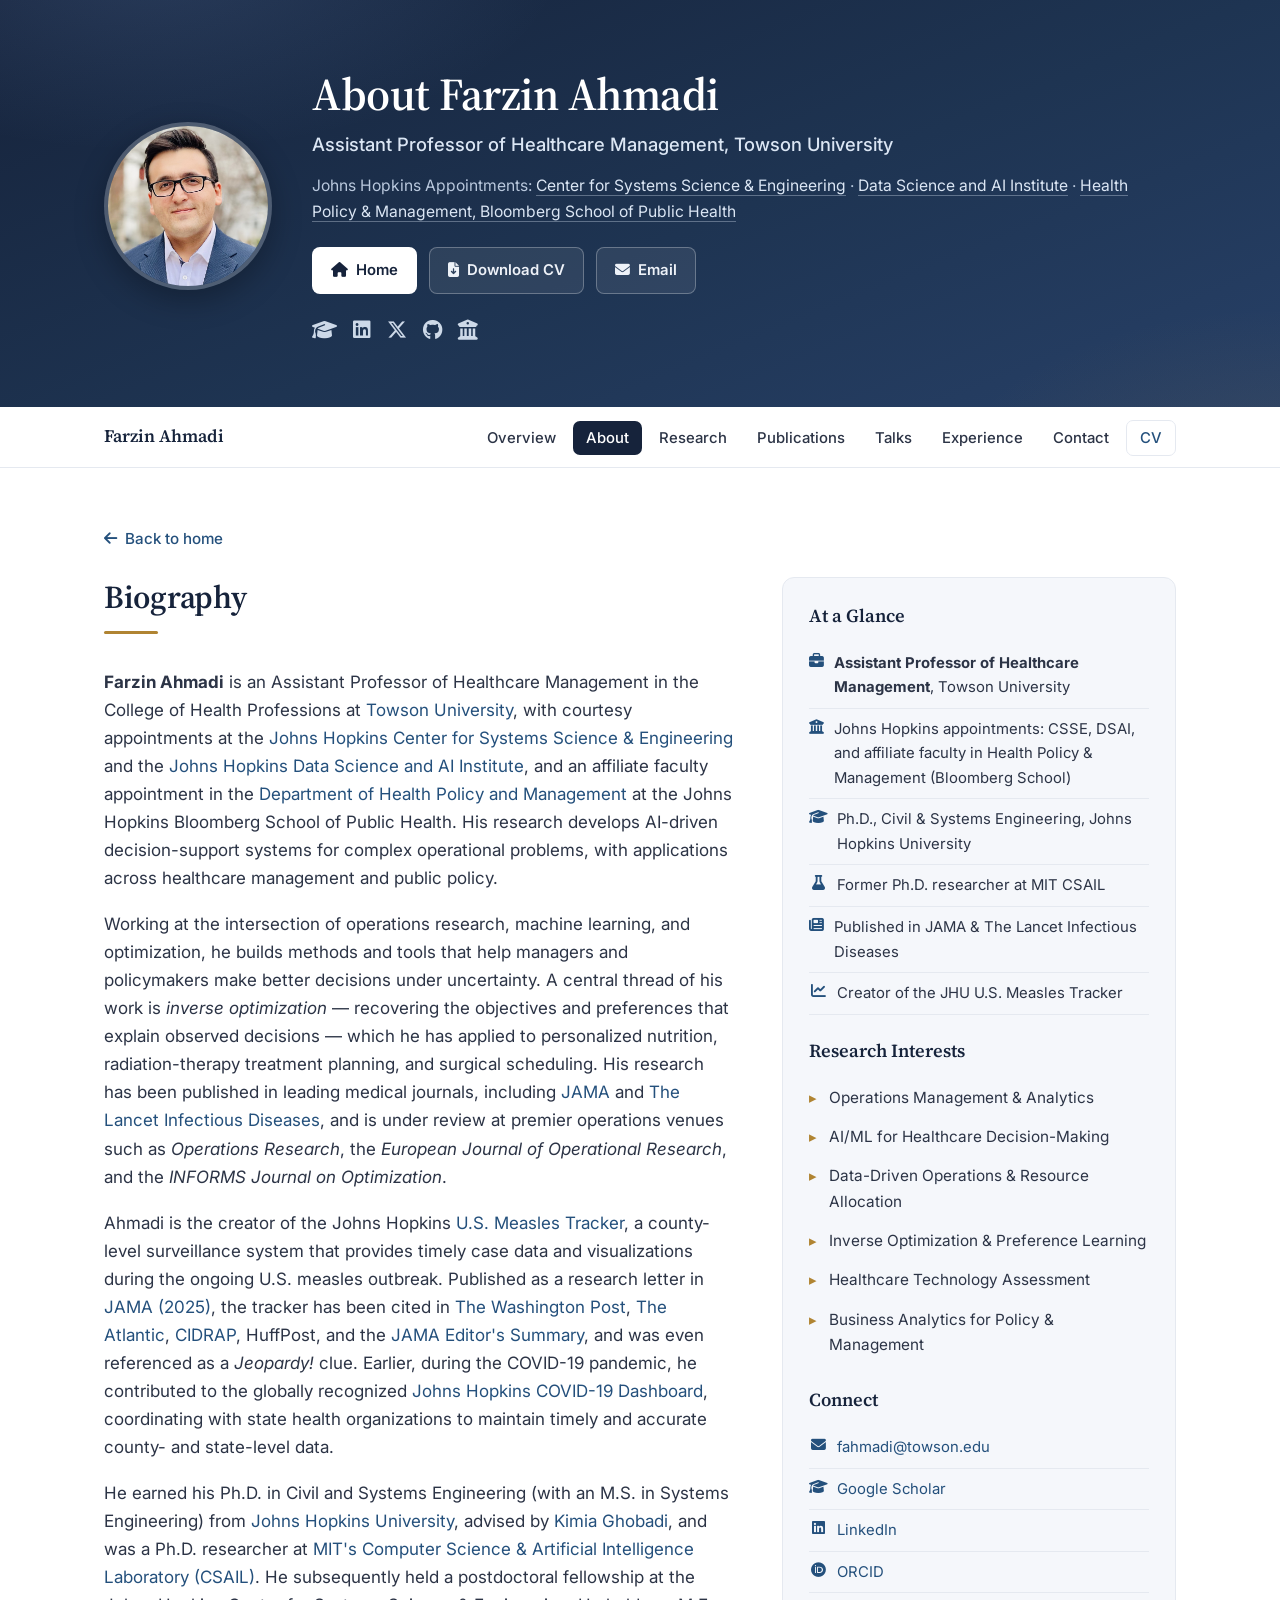
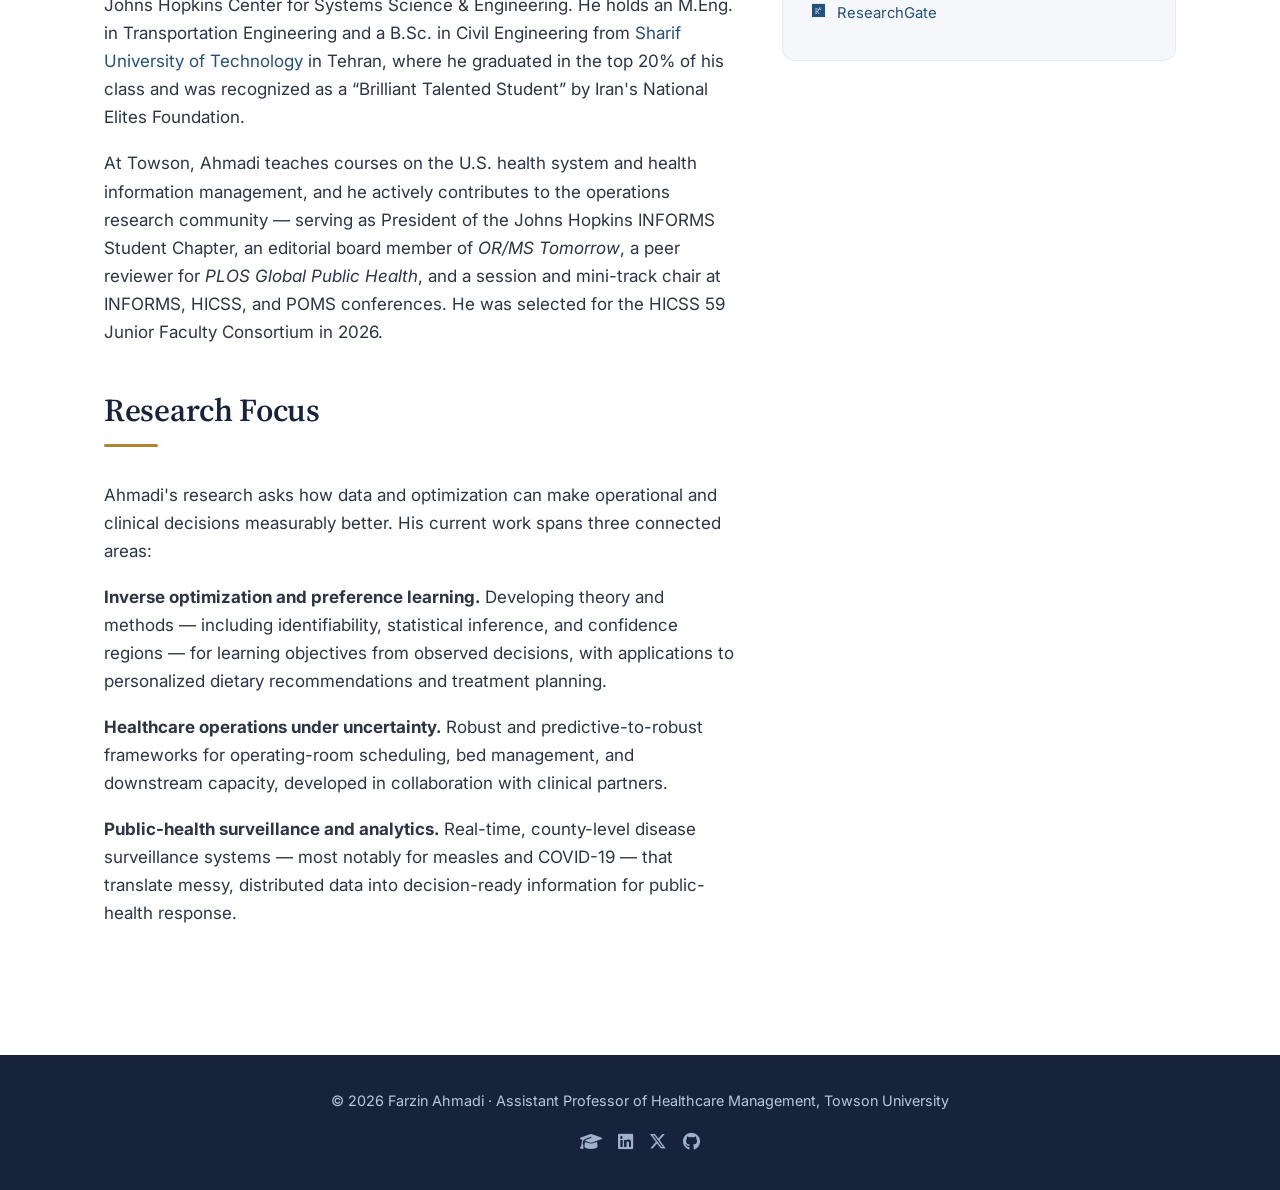
<file: about.html>
<!DOCTYPE html>
<html lang="en">
<head>
    <meta charset="UTF-8">
    <meta name="viewport" content="width=device-width, initial-scale=1.0">

    <title>About Farzin Ahmadi | Healthcare Management &amp; AI Researcher, Towson University</title>
    <meta name="description" content="About Farzin Ahmadi — Assistant Professor of Healthcare Management at Towson University with courtesy appointments at Johns Hopkins. Researcher in operations research, machine learning, and inverse optimization for healthcare and public health; creator of the JHU U.S. Measles Tracker (JAMA, 2025).">
    <meta name="keywords" content="Farzin Ahmadi, biography, about, Healthcare Management, Operations Research, Machine Learning, Inverse Optimization, Towson University, Johns Hopkins, Measles Tracker, JAMA">
    <meta name="author" content="Farzin Ahmadi">
    <link rel="canonical" href="https://farzinahmadi.github.io/about.html">

    <meta property="og:type" content="profile">
    <meta property="og:title" content="About Farzin Ahmadi | Healthcare Management & AI Researcher">
    <meta property="og:description" content="Assistant Professor of Healthcare Management at Towson University. Operations research, machine learning, and optimization for healthcare and public health.">
    <meta property="og:url" content="https://farzinahmadi.github.io/about.html">
    <meta property="og:image" content="https://farzinahmadi.github.io/FAID.jpg">
    <meta property="og:site_name" content="Farzin Ahmadi">
    <meta property="profile:first_name" content="Farzin">
    <meta property="profile:last_name" content="Ahmadi">

    <meta name="twitter:card" content="summary">
    <meta name="twitter:title" content="About Farzin Ahmadi">
    <meta name="twitter:description" content="Assistant Professor of Healthcare Management at Towson University. Operations research and AI for healthcare and public health.">
    <meta name="twitter:image" content="https://farzinahmadi.github.io/FAID.jpg">

    <link rel="icon" href="data:image/svg+xml,%3Csvg xmlns='http://www.w3.org/2000/svg' viewBox='0 0 64 64'%3E%3Crect width='64' height='64' rx='12' fill='%2316233b'/%3E%3Ctext x='32' y='45' font-family='Georgia,serif' font-size='34' fill='white' text-anchor='middle'%3EFA%3C/text%3E%3C/svg%3E">

    <link rel="preconnect" href="https://fonts.googleapis.com">
    <link rel="preconnect" href="https://fonts.gstatic.com" crossorigin>
    <link href="https://fonts.googleapis.com/css2?family=Inter:wght@400;500;600;700&family=Source+Serif+4:opsz,wght@8..60,400;8..60,500;8..60,600;8..60,700&display=swap" rel="stylesheet">
    <link rel="stylesheet" href="https://cdnjs.cloudflare.com/ajax/libs/font-awesome/6.4.0/css/all.min.css">
    <link rel="stylesheet" href="styles.css">

    <script type="application/ld+json">
    {
      "@context": "https://schema.org",
      "@type": "ProfilePage",
      "mainEntity": {
        "@type": "Person",
        "name": "Farzin Ahmadi",
        "givenName": "Farzin",
        "familyName": "Ahmadi",
        "jobTitle": "Assistant Professor of Healthcare Management",
        "url": "https://farzinahmadi.github.io/",
        "image": "https://farzinahmadi.github.io/FAID.jpg",
        "email": "mailto:fahmadi@towson.edu",
        "description": "Assistant Professor of Healthcare Management at Towson University developing AI-driven decision-support systems for healthcare operations and public health. Creator of the Johns Hopkins U.S. Measles Tracker.",
        "worksFor": { "@type": "CollegeOrUniversity", "name": "Towson University", "url": "https://www.towson.edu/" },
        "affiliation": [
          { "@type": "Organization", "name": "Johns Hopkins Center for Systems Science and Engineering", "url": "https://systems.jhu.edu/" },
          { "@type": "Organization", "name": "Johns Hopkins Data Science and AI Institute", "url": "https://ai.jhu.edu/" },
          { "@type": "Organization", "name": "Department of Health Policy and Management, Johns Hopkins Bloomberg School of Public Health", "url": "https://publichealth.jhu.edu/departments/health-policy-and-management" }
        ],
        "alumniOf": [
          { "@type": "CollegeOrUniversity", "name": "Johns Hopkins University", "url": "https://www.jhu.edu/" },
          { "@type": "CollegeOrUniversity", "name": "Sharif University of Technology" },
          { "@type": "CollegeOrUniversity", "name": "Massachusetts Institute of Technology" }
        ],
        "knowsAbout": ["Healthcare Management","Operations Research","Machine Learning","Inverse Optimization","Health Analytics","Public Health Surveillance"],
        "identifier": [
          { "@type": "PropertyValue", "propertyID": "ORCID", "value": "0000-0002-0606-1707", "url": "https://orcid.org/0000-0002-0606-1707" }
        ],
        "sameAs": [
          "https://orcid.org/0000-0002-0606-1707",
          "https://www.researchgate.net/profile/Farzin-Ahmadi-2",
          "https://www.linkedin.com/in/farzin-ahmadi/",
          "https://scholar.google.com/citations?user=UysbfPkAAAAJ&hl=en",
          "https://github.com/FarzinAhmadi",
          "https://x.com/FarzinAhmadi5",
          "https://www.towson.edu/chp/departments/health-sciences/faculty-staff/farzin-ahmadi.html"
        ]
      }
    }
    </script>
</head>
<body>
    <header class="hero">
        <div class="container hero-inner">
            <img src="FAID.jpg" alt="Portrait of Farzin Ahmadi" class="profile-img">
            <div class="hero-text">
                <h1>About Farzin Ahmadi</h1>
                <p class="tagline">Assistant Professor of Healthcare Management, Towson University</p>
                <p class="affil">Johns Hopkins Appointments: <a href="https://systems.jhu.edu" target="_blank" rel="noopener">Center for Systems Science &amp; Engineering</a> · <a href="https://ai.jhu.edu" target="_blank" rel="noopener">Data Science and AI Institute</a> · <a href="https://publichealth.jhu.edu/departments/health-policy-and-management" target="_blank" rel="noopener">Health Policy &amp; Management, Bloomberg School of Public Health</a></p>
                <div class="hero-actions">
                    <a href="index.html" class="btn btn-primary"><i class="fas fa-house"></i> Home</a>
                    <a href="Farzin_Ahmadi.pdf" class="btn btn-ghost" download><i class="fas fa-file-arrow-down"></i> Download CV</a>
                    <a href="mailto:fahmadi@towson.edu" class="btn btn-ghost"><i class="fas fa-envelope"></i> Email</a>
                </div>
                <div class="social-links">
                    <a href="https://scholar.google.com/citations?user=UysbfPkAAAAJ&hl=en" title="Google Scholar" target="_blank" rel="noopener"><i class="fas fa-graduation-cap"></i></a>
                    <a href="https://www.linkedin.com/in/farzin-ahmadi/" title="LinkedIn" target="_blank" rel="noopener"><i class="fab fa-linkedin"></i></a>
                    <a href="https://x.com/FarzinAhmadi5" title="X (Twitter)" target="_blank" rel="noopener"><i class="fab fa-x-twitter"></i></a>
                    <a href="https://github.com/FarzinAhmadi" title="GitHub" target="_blank" rel="noopener"><i class="fab fa-github"></i></a>
                    <a href="https://www.towson.edu/chp/departments/health-sciences/faculty-staff/farzin-ahmadi.html" title="Towson Faculty Profile" target="_blank" rel="noopener"><i class="fas fa-university"></i></a>
                </div>
            </div>
        </div>
    </header>

    <nav class="nav">
        <div class="container">
            <div class="nav-brand"><a href="index.html">Farzin Ahmadi</a></div>
            <ul class="nav-list">
                <li><a href="index.html#about-tab">Overview</a></li>
                <li><a href="about.html" class="active">About</a></li>
                <li><a href="index.html#research">Research</a></li>
                <li><a href="index.html#publications">Publications</a></li>
                <li><a href="index.html#talks">Talks</a></li>
                <li><a href="index.html#experience">Experience</a></li>
                <li><a href="index.html#contact">Contact</a></li>
                <li><a href="Farzin_Ahmadi.pdf" download class="nav-cv">CV</a></li>
            </ul>
        </div>
    </nav>

    <main>
        <section class="page-section">
            <div class="container">
                <a href="index.html" class="backlink"><i class="fas fa-arrow-left"></i> Back to home</a>
                <div class="about-grid">
                    <div class="prose">
                        <h2 class="section-title">Biography</h2>
                        <div class="rule"></div>

                        <p><strong>Farzin Ahmadi</strong> is an Assistant Professor of Healthcare Management in the College of Health Professions at <a href="https://www.towson.edu/" target="_blank" rel="noopener">Towson University</a>, with courtesy appointments at the <a href="https://systems.jhu.edu/" target="_blank" rel="noopener">Johns Hopkins Center for Systems Science &amp; Engineering</a> and the <a href="https://ai.jhu.edu/" target="_blank" rel="noopener">Johns Hopkins Data Science and AI Institute</a>, and an affiliate faculty appointment in the <a href="https://publichealth.jhu.edu/departments/health-policy-and-management" target="_blank" rel="noopener">Department of Health Policy and Management</a> at the Johns Hopkins Bloomberg School of Public Health. His research develops AI-driven decision-support systems for complex operational problems, with applications across healthcare management and public policy.</p>

                        <p>Working at the intersection of operations research, machine learning, and optimization, he builds methods and tools that help managers and policymakers make better decisions under uncertainty. A central thread of his work is <em>inverse optimization</em> — recovering the objectives and preferences that explain observed decisions — which he has applied to personalized nutrition, radiation-therapy treatment planning, and surgical scheduling. His research has been published in leading medical journals, including <a href="https://jamanetwork.com/journals/jama/article-abstract/2839096" target="_blank" rel="noopener">JAMA</a> and <a href="https://www.thelancet.com/journals/laninf/home" target="_blank" rel="noopener">The Lancet Infectious Diseases</a>, and is under review at premier operations venues such as <em>Operations Research</em>, the <em>European Journal of Operational Research</em>, and the <em>INFORMS Journal on Optimization</em>.</p>

                        <p>Ahmadi is the creator of the Johns Hopkins <a href="https://publichealth.jhu.edu/ivac/resources/us-measles-tracker" target="_blank" rel="noopener">U.S. Measles Tracker</a>, a county-level surveillance system that provides timely case data and visualizations during the ongoing U.S. measles outbreak. Published as a research letter in <a href="https://jamanetwork.com/journals/jama/article-abstract/2839096" target="_blank" rel="noopener">JAMA (2025)</a>, the tracker has been cited in <a href="https://www.washingtonpost.com/health/2026/07/21/us-measles-cases-hit-35-year-record-with-months-left-2026/" target="_blank" rel="noopener">The Washington Post</a>, <a href="https://www.theatlantic.com/health/2026/02/measles-death/686122/" target="_blank" rel="noopener">The Atlantic</a>, <a href="https://www.cidrap.umn.edu/measles/researchers-introduce-tool-featuring-timely-county-level-us-measles-data-maps" target="_blank" rel="noopener">CIDRAP</a>, HuffPost, and the <a href="https://www.youtube.com/watch?v=EvBbJuXM_eo" target="_blank" rel="noopener">JAMA Editor's Summary</a>, and was even referenced as a <em>Jeopardy!</em> clue. Earlier, during the COVID-19 pandemic, he contributed to the globally recognized <a href="https://coronavirus.jhu.edu/map.html" target="_blank" rel="noopener">Johns Hopkins COVID-19 Dashboard</a>, coordinating with state health organizations to maintain timely and accurate county- and state-level data.</p>

                        <p>He earned his Ph.D. in Civil and Systems Engineering (with an M.S. in Systems Engineering) from <a href="https://www.jhu.edu/" target="_blank" rel="noopener">Johns Hopkins University</a>, advised by <a href="https://engineering.jhu.edu/faculty/kimia-ghobadi/" target="_blank" rel="noopener">Kimia Ghobadi</a>, and was a Ph.D. researcher at <a href="https://www.csail.mit.edu/" target="_blank" rel="noopener">MIT's Computer Science &amp; Artificial Intelligence Laboratory (CSAIL)</a>. He subsequently held a postdoctoral fellowship at the Johns Hopkins Center for Systems Science &amp; Engineering. He holds an M.Eng. in Transportation Engineering and a B.Sc. in Civil Engineering from <a href="http://www.sharif.edu/" target="_blank" rel="noopener">Sharif University of Technology</a> in Tehran, where he graduated in the top 20% of his class and was recognized as a “Brilliant Talented Student” by Iran's National Elites Foundation.</p>

                        <p>At Towson, Ahmadi teaches courses on the U.S. health system and health information management, and he actively contributes to the operations research community — serving as President of the Johns Hopkins INFORMS Student Chapter, an editorial board member of <em>OR/MS Tomorrow</em>, a peer reviewer for <em>PLOS Global Public Health</em>, and a session and mini-track chair at INFORMS, HICSS, and POMS conferences. He was selected for the HICSS 59 Junior Faculty Consortium in 2026.</p>

                        <h2 class="section-title" style="margin-top:44px;">Research Focus</h2>
                        <div class="rule"></div>
                        <p>Ahmadi's research asks how data and optimization can make operational and clinical decisions measurably better. His current work spans three connected areas:</p>
                        <p><strong>Inverse optimization and preference learning.</strong> Developing theory and methods — including identifiability, statistical inference, and confidence regions — for learning objectives from observed decisions, with applications to personalized dietary recommendations and treatment planning.</p>
                        <p><strong>Healthcare operations under uncertainty.</strong> Robust and predictive-to-robust frameworks for operating-room scheduling, bed management, and downstream capacity, developed in collaboration with clinical partners.</p>
                        <p><strong>Public-health surveillance and analytics.</strong> Real-time, county-level disease surveillance systems — most notably for measles and COVID-19 — that translate messy, distributed data into decision-ready information for public-health response.</p>
                    </div>

                    <aside class="sidecard">
                        <h3>At a Glance</h3>
                        <div class="fact"><i class="fas fa-briefcase"></i><span><strong>Assistant Professor of Healthcare Management</strong>, Towson University</span></div>
                        <div class="fact"><i class="fas fa-university"></i><span>Johns Hopkins appointments: CSSE, DSAI, and affiliate faculty in Health Policy &amp; Management (Bloomberg School)</span></div>
                        <div class="fact"><i class="fas fa-graduation-cap"></i><span>Ph.D., Civil &amp; Systems Engineering, Johns Hopkins University</span></div>
                        <div class="fact"><i class="fas fa-flask"></i><span>Former Ph.D. researcher at MIT CSAIL</span></div>
                        <div class="fact"><i class="fas fa-newspaper"></i><span>Published in JAMA &amp; The Lancet Infectious Diseases</span></div>
                        <div class="fact"><i class="fas fa-chart-line"></i><span>Creator of the JHU U.S. Measles Tracker</span></div>

                        <h3 style="margin-top:24px;">Research Interests</h3>
                        <ul>
                            <li>Operations Management &amp; Analytics</li>
                            <li>AI/ML for Healthcare Decision-Making</li>
                            <li>Data-Driven Operations &amp; Resource Allocation</li>
                            <li>Inverse Optimization &amp; Preference Learning</li>
                            <li>Healthcare Technology Assessment</li>
                            <li>Business Analytics for Policy &amp; Management</li>
                        </ul>

                        <h3 style="margin-top:24px;">Connect</h3>
                        <div class="fact"><i class="fas fa-envelope"></i><span><a href="mailto:fahmadi@towson.edu">fahmadi@towson.edu</a></span></div>
                        <div class="fact"><i class="fas fa-graduation-cap"></i><span><a href="https://scholar.google.com/citations?user=UysbfPkAAAAJ&hl=en" target="_blank" rel="noopener">Google Scholar</a></span></div>
                        <div class="fact"><i class="fab fa-linkedin"></i><span><a href="https://www.linkedin.com/in/farzin-ahmadi/" target="_blank" rel="noopener">LinkedIn</a></span></div>
                        <div class="fact"><i class="fab fa-orcid"></i><span><a href="https://orcid.org/0000-0002-0606-1707" target="_blank" rel="noopener">ORCID</a></span></div>
                        <div class="fact"><i class="fab fa-researchgate"></i><span><a href="https://www.researchgate.net/profile/Farzin-Ahmadi-2" target="_blank" rel="noopener">ResearchGate</a></span></div>
                    </aside>
                </div>
            </div>
        </section>
    </main>

    <footer class="footer">
        <div class="container">
            <p>&copy; 2026 Farzin Ahmadi · Assistant Professor of Healthcare Management, Towson University</p>
            <div class="social-links">
                <a href="https://scholar.google.com/citations?user=UysbfPkAAAAJ&hl=en" title="Google Scholar" target="_blank" rel="noopener"><i class="fas fa-graduation-cap"></i></a>
                <a href="https://www.linkedin.com/in/farzin-ahmadi/" title="LinkedIn" target="_blank" rel="noopener"><i class="fab fa-linkedin"></i></a>
                <a href="https://x.com/FarzinAhmadi5" title="X (Twitter)" target="_blank" rel="noopener"><i class="fab fa-x-twitter"></i></a>
                <a href="https://github.com/FarzinAhmadi" title="GitHub" target="_blank" rel="noopener"><i class="fab fa-github"></i></a>
            </div>
        </div>
    </footer>
</body>
</html>
</file>
<file: styles.css>
/* ==========================================================================
   Farzin Ahmadi — academic site
   Shared stylesheet for index.html and about.html
   ========================================================================== */

:root {
  /* Palette */
  --navy:        #16233b;
  --navy-2:      #1e3452;
  --primary:     #24507c;
  --primary-2:   #3a6ea5;
  --accent:      #b08432;   /* restrained warm gold, used only as a hairline */
  --bg:          #ffffff;
  --bg-alt:      #f5f7fb;
  --surface:     #ffffff;
  --border:      #e5e9f0;
  --text:        #2c3446;
  --muted:       #67718b;
  --shadow-sm:   0 1px 2px rgba(20, 34, 61, .04), 0 2px 8px rgba(20, 34, 61, .05);
  --shadow-md:   0 6px 22px rgba(20, 34, 61, .09);
  --radius:      12px;
  --radius-lg:   18px;
  --maxw:        1120px;
  --font-serif:  "Source Serif 4", Georgia, "Times New Roman", serif;
  --font-sans:   "Inter", -apple-system, BlinkMacSystemFont, "Segoe UI", Roboto, sans-serif;
}

* { margin: 0; padding: 0; box-sizing: border-box; }

html { scroll-behavior: smooth; -webkit-text-size-adjust: 100%; }

body {
  font-family: var(--font-sans);
  line-height: 1.65;
  color: var(--text);
  background: var(--bg);
  font-size: 17px;
  -webkit-font-smoothing: antialiased;
  text-rendering: optimizeLegibility;
}

.container { max-width: var(--maxw); margin: 0 auto; padding: 0 24px; }

a { color: var(--primary); text-decoration: none; transition: color .2s ease; }
a:hover { color: var(--primary-2); text-decoration: underline; }

h1, h2, h3, h4 { font-family: var(--font-serif); color: var(--navy); line-height: 1.25; font-weight: 600; }

/* ---------- Announcement banner ---------- */
.announcements {
  background: var(--navy);
  color: #eef2f8;
  padding: 11px 0;
  font-size: .92rem;
  border-bottom: 2px solid var(--accent);
}
.announcements .container {
  display: flex; align-items: center; justify-content: center;
  gap: 14px; flex-wrap: wrap; text-align: center; position: relative;
}
.announcements .icon { color: var(--accent); }
.announcements strong { color: #fff; font-weight: 600; }
.announcements a { color: #cfe0f2; text-decoration: underline; font-weight: 500; }
.announcements a:hover { color: #fff; }
.announcements .sep { color: #5c6a86; }
.close-banner {
  background: none; border: none; color: #9fb0c9; font-size: 1rem;
  cursor: pointer; padding: 4px; line-height: 1; transition: color .2s ease;
  position: absolute; right: 0; top: 50%; transform: translateY(-50%);
}
.close-banner:hover { color: #fff; }

/* ---------- Header / hero ---------- */
.hero {
  background: linear-gradient(158deg, #16233b 0%, #1e3452 55%, #274067 100%);
  color: #eef2f8;
  padding: 66px 0 60px;
  position: relative;
  overflow: hidden;
}
.hero::after {
  content: ""; position: absolute; inset: 0;
  background:
    radial-gradient(680px 320px at 12% -10%, rgba(120,160,220,.18), transparent 60%),
    radial-gradient(560px 300px at 100% 120%, rgba(176,132,50,.12), transparent 60%);
  pointer-events: none;
}
.hero-inner {
  position: relative; z-index: 1;
  display: grid; grid-template-columns: auto 1fr; gap: 40px; align-items: center;
}
.profile-img {
  width: 168px; height: 168px; border-radius: 50%;
  border: 4px solid rgba(255,255,255,.18);
  box-shadow: 0 10px 30px rgba(0,0,0,.28);
  object-fit: cover; background: rgba(255,255,255,.06);
  flex-shrink: 0;
}
.hero h1 { color: #fff; font-size: 2.85rem; letter-spacing: -.5px; margin-bottom: 6px; }
.hero .tagline { font-size: 1.15rem; color: #dbe6f4; font-weight: 500; margin-bottom: 14px; max-width: 640px; }
.hero .affil { font-size: .98rem; color: #b9c8dd; margin-bottom: 4px; }
.hero .affil a { color: #dbe6f4; text-decoration: none; border-bottom: 1px solid rgba(219,230,244,.35); }
.hero .affil a:hover { color: #fff; border-color: #fff; }

.hero-actions { display: flex; flex-wrap: wrap; gap: 12px; margin-top: 22px; }
.btn {
  display: inline-flex; align-items: center; gap: 8px;
  padding: 10px 18px; border-radius: 8px; font-size: .93rem; font-weight: 600;
  font-family: var(--font-sans); cursor: pointer; transition: all .2s ease;
  text-decoration: none; border: 1px solid transparent;
}
.btn-primary { background: #fff; color: var(--navy); }
.btn-primary:hover { background: #eef2f8; color: var(--navy); text-decoration: none; transform: translateY(-1px); }
.btn-ghost { background: rgba(255,255,255,.08); color: #eef2f8; border-color: rgba(255,255,255,.28); }
.btn-ghost:hover { background: rgba(255,255,255,.16); color: #fff; text-decoration: none; transform: translateY(-1px); }

.social-links { display: flex; gap: 16px; margin-top: 20px; }
.social-links a { color: #cdd9e8; font-size: 1.25rem; transition: transform .2s ease, color .2s ease; }
.social-links a:hover { color: #fff; transform: translateY(-2px); text-decoration: none; }

/* ---------- Navigation ---------- */
.nav {
  background: rgba(255,255,255,.92);
  backdrop-filter: saturate(140%) blur(8px);
  border-bottom: 1px solid var(--border);
  position: sticky; top: 0; z-index: 100;
}
.nav .container { display: flex; align-items: center; justify-content: space-between; min-height: 60px; }
.nav-brand { font-family: var(--font-serif); font-weight: 600; font-size: 1.1rem; color: var(--navy); }
.nav-brand a { color: var(--navy); }
.nav-brand a:hover { text-decoration: none; color: var(--primary); }
.nav-list { display: flex; align-items: center; list-style: none; gap: 4px; flex-wrap: wrap; }
.nav-list a {
  color: var(--text); font-weight: 500; font-size: .93rem;
  padding: 8px 13px; border-radius: 7px; transition: all .18s ease; cursor: pointer;
}
.nav-list a:hover { background: var(--bg-alt); color: var(--primary); text-decoration: none; }
.nav-list a.active { background: var(--navy); color: #fff; }
.nav-list a.nav-cv { color: var(--primary); border: 1px solid var(--border); }
.nav-list a.nav-cv:hover { background: var(--primary); color: #fff; border-color: var(--primary); }

/* ---------- Sections ---------- */
.content-section { display: none; padding: 66px 0; }
.content-section.active { display: block; animation: fadeIn .45s ease; }
.page-section { padding: 56px 0; }  /* used on about.html (always visible) */

.section-title { font-size: 2rem; color: var(--navy); margin-bottom: 8px; letter-spacing: -.3px; }
.section-title + .section-lead { color: var(--muted); font-size: 1.02rem; margin-bottom: 34px; max-width: 720px; }
.rule { width: 54px; height: 3px; background: var(--accent); border-radius: 2px; margin: 14px 0 34px; }

.subhead {
  font-family: var(--font-serif); color: var(--navy); font-size: 1.35rem;
  margin: 46px 0 22px; padding-bottom: 8px; border-bottom: 1px solid var(--border);
}
.subhead:first-of-type { margin-top: 0; }

/* ---------- Cards ---------- */
.card-grid { display: grid; gap: 22px; }
.grid-2 { grid-template-columns: repeat(auto-fit, minmax(430px, 1fr)); }

.card {
  background: var(--surface); border: 1px solid var(--border);
  border-left: 4px solid var(--primary);
  border-radius: var(--radius); padding: 24px 26px;
  box-shadow: var(--shadow-sm); transition: box-shadow .2s ease, transform .2s ease;
}
.card:hover { box-shadow: var(--shadow-md); transform: translateY(-2px); }
.card h3 { font-size: 1.18rem; margin-bottom: 6px; }
.card h3 a, .card h4 a { color: var(--navy); }
.card h3 a:hover, .card h4 a:hover { color: var(--primary); }
.card h4 { font-size: 1.05rem; margin-bottom: 8px; font-weight: 600; }
.card .subtitle { color: var(--primary); font-weight: 600; font-size: .96rem; margin-bottom: 4px; }
.card .date { color: var(--muted); font-size: .88rem; font-weight: 500; margin-bottom: 12px; letter-spacing: .01em; }
.card .journal { color: var(--primary); font-weight: 600; font-size: .95rem; margin-bottom: 5px; }
.card .authors { color: var(--muted); font-size: .9rem; }
.card p { margin-bottom: 10px; }
.card p:last-child { margin-bottom: 0; }
.card ul { margin: 8px 0 0 18px; }
.card ul li { margin-bottom: 5px; }

.tag {
  display: inline-block; font-size: .72rem; font-weight: 600; letter-spacing: .04em;
  text-transform: uppercase; padding: 3px 9px; border-radius: 20px;
  background: #eef3fa; color: var(--primary); margin-bottom: 10px;
}
.tag.upcoming { background: #fbf4e6; color: #96701f; }

/* ---------- About (two-column) ---------- */
.about-grid { display: grid; grid-template-columns: 1.6fr 1fr; gap: 48px; align-items: start; }
.prose p { margin-bottom: 18px; }
.prose p:last-child { margin-bottom: 0; }
.sidecard {
  background: var(--bg-alt); border: 1px solid var(--border);
  border-radius: var(--radius); padding: 26px; position: sticky; top: 84px;
}
.sidecard h3 { color: var(--navy); font-size: 1.15rem; margin-bottom: 16px; }
.sidecard ul { list-style: none; }
.sidecard li { padding: 7px 0 7px 20px; position: relative; font-size: .96rem; }
.sidecard li::before { content: "▸"; color: var(--accent); position: absolute; left: 0; }
.sidecard .fact { display: flex; gap: 10px; padding: 8px 0; border-bottom: 1px solid var(--border); font-size: .93rem; }
.sidecard .fact:last-child { border-bottom: none; }
.sidecard .fact i { color: var(--primary); width: 18px; text-align: center; margin-top: 3px; }

/* ---------- News timeline ---------- */
.news-list { max-width: 860px; }
.news-item {
  display: grid; grid-template-columns: 118px 1fr; gap: 22px;
  padding: 20px 0; border-bottom: 1px solid var(--border); align-items: start;
}
.news-item:last-child { border-bottom: none; }
.news-date {
  font-size: .82rem; font-weight: 600; color: var(--primary);
  background: var(--bg-alt); border: 1px solid var(--border);
  border-radius: 6px; padding: 5px 8px; text-align: center; white-space: nowrap;
}
.news-body { font-size: .98rem; }
.news-body a { font-weight: 500; }

/* ---------- Contact ---------- */
.contact-grid { display: grid; grid-template-columns: repeat(auto-fit, minmax(250px, 1fr)); gap: 22px; }
.contact-card {
  background: var(--surface); border: 1px solid var(--border); border-radius: var(--radius);
  padding: 26px; box-shadow: var(--shadow-sm);
}
.contact-card i { color: var(--primary); font-size: 1.3rem; margin-bottom: 10px; display: block; }
.contact-card h4 { font-size: 1.02rem; margin-bottom: 8px; }
.contact-card a { color: var(--text); }
.contact-card a:hover { color: var(--primary); }
.contact-card p, .contact-card address { font-style: normal; color: var(--muted); font-size: .94rem; line-height: 1.7; }

/* ---------- Footer ---------- */
.footer { background: var(--navy); color: #b9c8dd; text-align: center; padding: 34px 0; margin-top: 72px; font-size: .9rem; }
.footer a { color: #dbe6f4; }
.footer .social-links { justify-content: center; margin-top: 14px; }
.footer .social-links a { color: #9fb0c9; font-size: 1.1rem; }

/* ---------- Back link (about page) ---------- */
.backlink { display: inline-flex; align-items: center; gap: 8px; font-weight: 500; font-size: .95rem; margin-bottom: 26px; }

/* ---------- Animations ---------- */
@keyframes fadeIn { from { opacity: 0; transform: translateY(14px); } to { opacity: 1; transform: translateY(0); } }

/* ---------- Responsive ---------- */
@media (max-width: 900px) {
  .about-grid { grid-template-columns: 1fr; gap: 34px; }
  .sidecard { position: static; }
  .grid-2 { grid-template-columns: 1fr; }
}
@media (max-width: 760px) {
  body { font-size: 16px; }
  .hero { padding: 46px 0 42px; }
  .hero-inner { grid-template-columns: 1fr; text-align: center; gap: 24px; justify-items: center; }
  .hero h1 { font-size: 2.2rem; }
  .hero .tagline { font-size: 1.05rem; }
  .hero-actions, .social-links { justify-content: center; }
  .nav .container { flex-direction: column; gap: 8px; padding: 10px 20px; }
  .nav-list { justify-content: center; gap: 2px; }
  .nav-list a { padding: 7px 10px; font-size: .88rem; }
  .section-title { font-size: 1.7rem; }
  .news-item { grid-template-columns: 1fr; gap: 6px; }
  .news-date { justify-self: start; }
}
</file>
